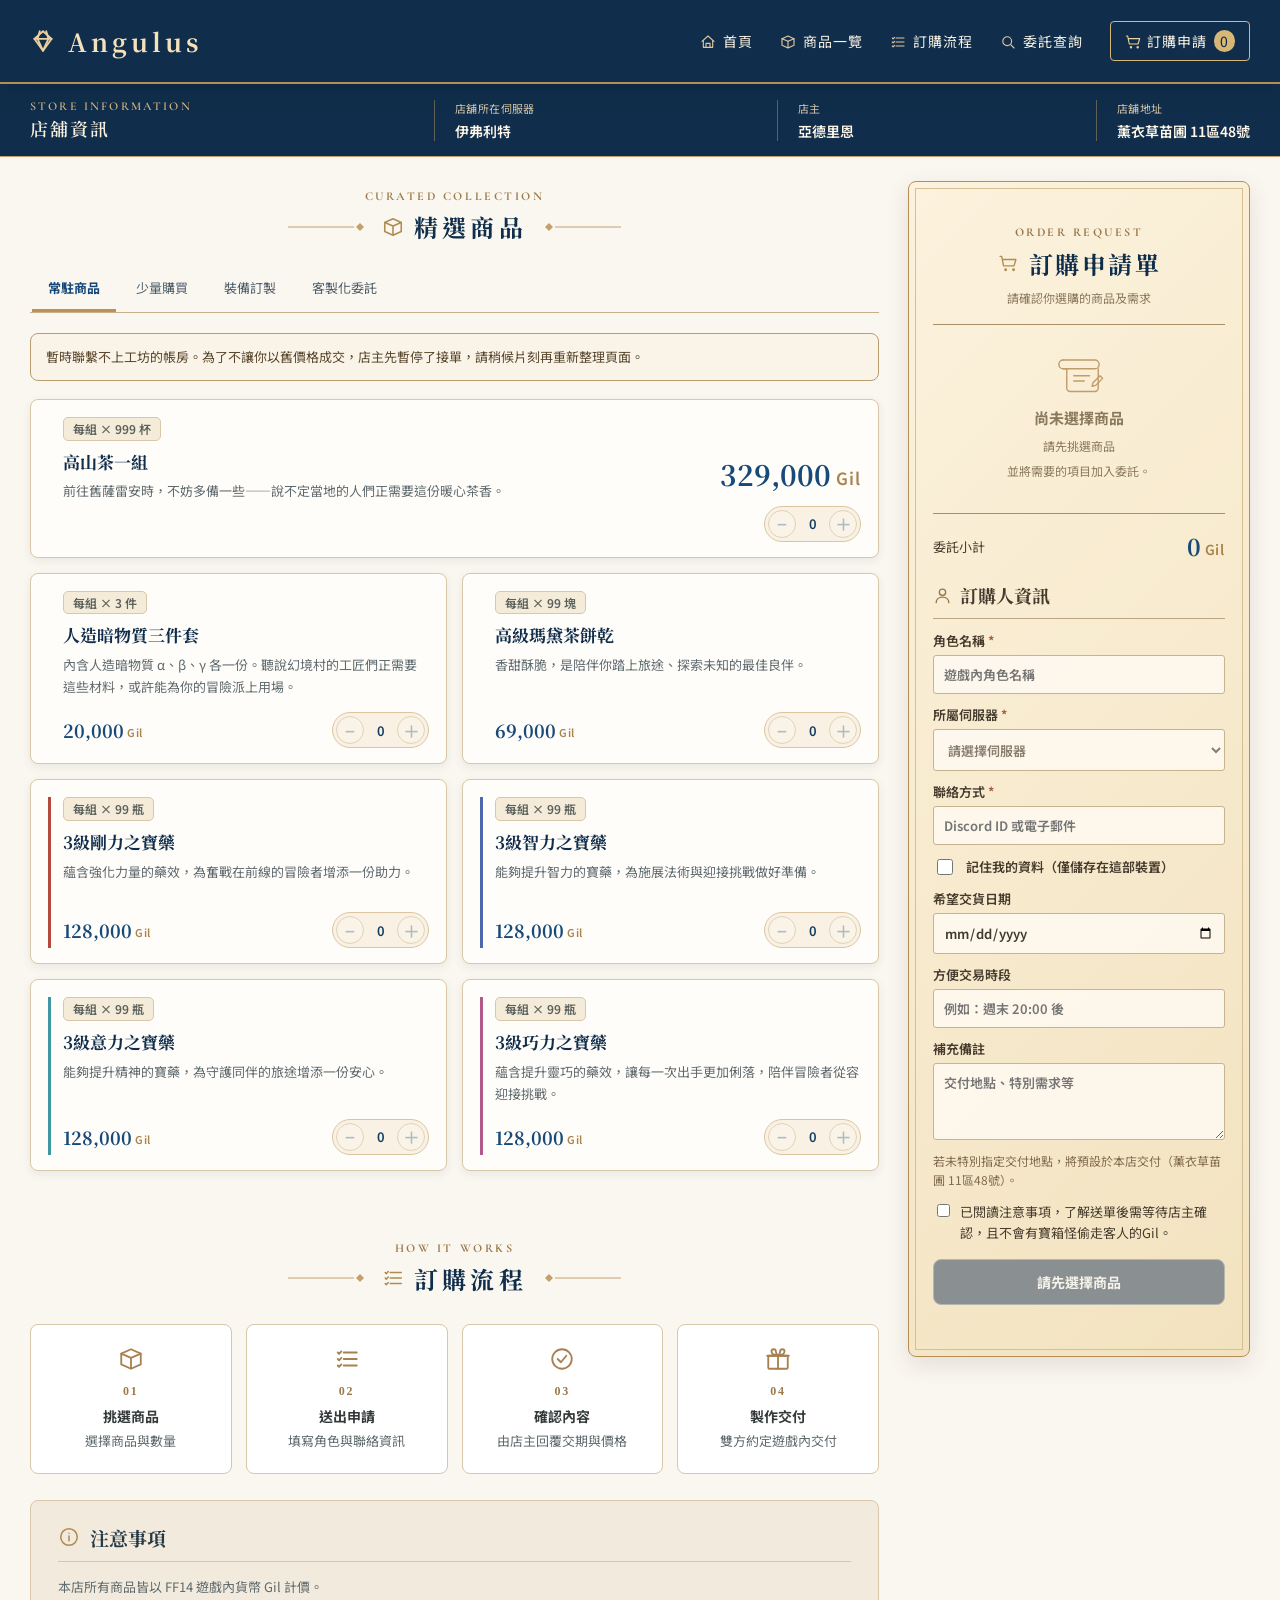
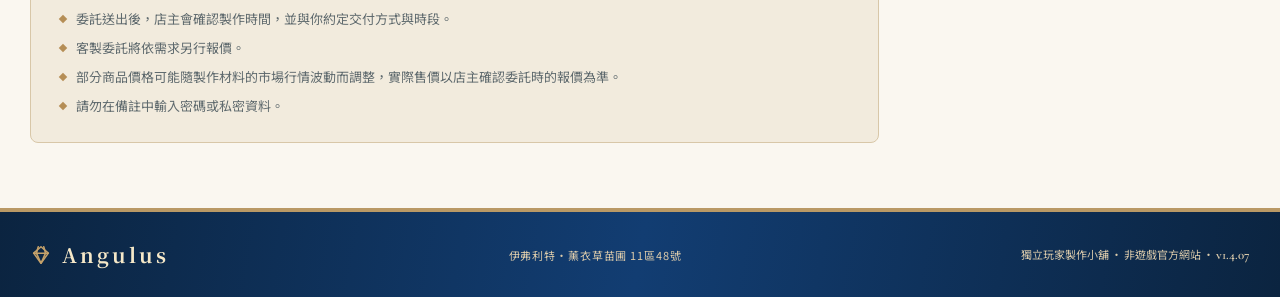
<file: index.html>
<!doctype html>
<html lang="zh-Hant">
<head>
 <meta charset="utf-8"><meta name="viewport" content="width=device-width,initial-scale=1">
 <meta name="angulus-version" content="1.4.07">
 <meta name="theme-color" content="#103b70">
 <meta name="description" content="Angulus 道具製作小舖｜提供各類客製化委託服務。使用 Gil 計價，歡迎冒險者選購與提出需求。">
 <title>Angulus｜FF14 道具製作與委託訂購</title>
 <meta property="og:type" content="website">
 <meta property="og:site_name" content="Angulus">
 <meta property="og:title" content="Angulus｜FF14 道具製作與委託訂購">
 <meta property="og:description" content="Angulus 道具製作小舖｜提供各類客製化委託服務。使用 Gil 計價，歡迎冒險者選購與提出需求。">
 <meta name="twitter:card" content="summary">
 <meta name="twitter:title" content="Angulus｜FF14 道具製作與委託訂購">
 <meta name="twitter:description" content="Angulus 道具製作小舖｜提供各類客製化委託服務。使用 Gil 計價，歡迎冒險者選購與提出需求。">
 <link rel="icon" href="data:image/svg+xml,%3Csvg xmlns='http://www.w3.org/2000/svg' viewBox='0 0 24 24' fill='none' stroke='%23c4a16a' stroke-width='1.7' stroke-linecap='round' stroke-linejoin='round'%3E%3Cpath d='m12 3 8 7-8 11L4 10l8-7Z'/%3E%3Cpath d='M4 10h16M9 3l-2 7 5 11 5-11-2-7'/%3E%3C/svg%3E">
 <link rel="preconnect" href="https://fonts.googleapis.com">
 <link rel="preconnect" href="https://fonts.gstatic.com" crossorigin>
 <link rel="stylesheet" href="https://fonts.googleapis.com/css2?family=Noto+Sans+TC:wght@400;500;700&family=Noto+Serif+TC:wght@600;700&family=Cormorant+Garamond:wght@600;700&display=swap">
 <link rel="stylesheet" href="styles.css?v=1.4.07">
 <script src="config.js?v=1.4.07" defer></script><script src="script.js?v=1.4.07" defer></script>
</head>
<body>
 <svg class="icon-sprite" xmlns="http://www.w3.org/2000/svg" aria-hidden="true" style="position:absolute;width:0;height:0;overflow:hidden"><symbol id="ico-gem" viewBox="0 0 24 24" fill="none" stroke="currentColor" stroke-width="1.7" stroke-linecap="round" stroke-linejoin="round"><path d="m12 3 8 7-8 11L4 10l8-7Z"/><path d="M4 10h16M9 3l-2 7 5 11 5-11-2-7"/></symbol><symbol id="ico-home" viewBox="0 0 24 24" fill="none" stroke="currentColor" stroke-width="1.7" stroke-linecap="round" stroke-linejoin="round"><path d="m3 11 9-8 9 8"/><path d="M5 10v10h14V10M9 20v-6h6v6"/></symbol><symbol id="ico-box" viewBox="0 0 24 24" fill="none" stroke="currentColor" stroke-width="1.7" stroke-linecap="round" stroke-linejoin="round"><path d="m3 7 9-4 9 4-9 4-9-4Z"/><path d="M3 7v10l9 4 9-4V7M12 11v10"/></symbol><symbol id="ico-pen" viewBox="0 0 24 24" fill="none" stroke="currentColor" stroke-width="1.7" stroke-linecap="round" stroke-linejoin="round"><path d="m4 20 4.5-1 11-11a2.1 2.1 0 0 0-3-3l-11 11L4 20Z"/><path d="m14.7 6.3 3 3"/></symbol><symbol id="ico-list" viewBox="0 0 24 24" fill="none" stroke="currentColor" stroke-width="1.7" stroke-linecap="round" stroke-linejoin="round"><path d="M9 6h12M9 12h12M9 18h12"/><path d="m3.5 6 1.2 1.2L6.8 5M3.5 12l1.2 1.2L6.8 11M3.5 18l1.2 1.2L6.8 17"/></symbol><symbol id="ico-search" viewBox="0 0 24 24" fill="none" stroke="currentColor" stroke-width="1.7" stroke-linecap="round" stroke-linejoin="round"><circle cx="10.8" cy="10.8" r="6.6"/><path d="m16 16 5 5"/></symbol><symbol id="ico-cart" viewBox="0 0 24 24" fill="none" stroke="currentColor" stroke-width="1.7" stroke-linecap="round" stroke-linejoin="round"><circle cx="9" cy="20" r="1"/><circle cx="19" cy="20" r="1"/><path d="M2 3h2l2.4 12h13.2L22 7H5"/></symbol><symbol id="ico-clock" viewBox="0 0 24 24" fill="none" stroke="currentColor" stroke-width="1.7" stroke-linecap="round" stroke-linejoin="round"><circle cx="12" cy="12" r="9"/><path d="M12 7v5l3 2"/></symbol><symbol id="ico-check" viewBox="0 0 24 24" fill="none" stroke="currentColor" stroke-width="1.7" stroke-linecap="round" stroke-linejoin="round"><circle cx="12" cy="12" r="9"/><path d="m8 12 3 3 5-6"/></symbol><symbol id="ico-gift" viewBox="0 0 24 24" fill="none" stroke="currentColor" stroke-width="1.7" stroke-linecap="round" stroke-linejoin="round"><rect x="3" y="9" width="18" height="12" rx="1"/><path d="M2 9h20M12 9v12M12 9S6 8 6 5a2 2 0 0 1 4 0c0 2 2 4 2 4Zm0 0s6-1 6-4a2 2 0 0 0-4 0c0 2-2 4-2 4Z"/></symbol><symbol id="ico-info" viewBox="0 0 24 24" fill="none" stroke="currentColor" stroke-width="1.7" stroke-linecap="round" stroke-linejoin="round"><circle cx="12" cy="12" r="9"/><path d="M12 11v5M12 8h.01"/></symbol><symbol id="ico-user" viewBox="0 0 24 24" fill="none" stroke="currentColor" stroke-width="1.7" stroke-linecap="round" stroke-linejoin="round"><circle cx="12" cy="8" r="4"/><path d="M4 21c0-4 3-7 8-7s8 3 8 7"/></symbol><symbol id="ico-plus" viewBox="0 0 24 24" fill="none" stroke="currentColor" stroke-width="1.7" stroke-linecap="round" stroke-linejoin="round"><path d="M12 5v14M5 12h14"/></symbol><symbol id="ico-leaf" viewBox="0 0 24 24" fill="none" stroke="currentColor" stroke-width="1.7" stroke-linecap="round" stroke-linejoin="round"><path d="M20 4c-9 0-15 4-15 11a5 5 0 0 0 5 5c7 0 11-6 10-16Z"/><path d="M5 20c3-5 7-8 12-10"/></symbol></svg>
 <header class="site-header"><div class="header-inner wrap">
  <a href="#home" class="brand"><svg class="ui-icon brand-mark" aria-hidden="true" focusable="false"><use href="#ico-gem"></use></svg><span><strong id="brand-name">Angulus</strong></span></a>
  <button class="menu-toggle" id="menu-toggle" type="button" aria-expanded="false" aria-controls="nav">選單</button>
  <nav id="nav" aria-label="主選單"><a href="#home"><svg class="ui-icon nav-icon" aria-hidden="true" focusable="false"><use href="#ico-home"></use></svg>首頁</a><a href="#shop"><svg class="ui-icon nav-icon" aria-hidden="true" focusable="false"><use href="#ico-box"></use></svg>商品一覽</a><a href="#process"><svg class="ui-icon nav-icon" aria-hidden="true" focusable="false"><use href="#ico-list"></use></svg>訂購流程</a><a href="orders.html" class="order-lookup-nav"><svg class="ui-icon nav-icon" aria-hidden="true"><use href="#ico-search"></use></svg>委託查詢</a><a href="#order" class="nav-order"><svg class="ui-icon nav-icon" aria-hidden="true" focusable="false"><use href="#ico-cart"></use></svg>訂購申請 <span id="nav-count">0</span></a></nav>
 </div></header>
 <main id="home">
  <section class="shop-location" aria-label="店舖資訊">
   <div class="wrap shop-location-inner">
    <div class="shop-location-heading"><small>STORE INFORMATION</small><strong>店舖資訊</strong></div>
    <div class="shop-location-detail"><span class="shop-location-label">店舖所在伺服器</span><strong>伊弗利特</strong></div>
    <div class="shop-location-detail"><span class="shop-location-label">店主</span><strong>亞德里恩</strong></div>
    <div class="shop-location-detail"><span class="shop-location-label">店舖地址</span><strong>薰衣草苗圃 11區48號</strong></div>
   </div>
   
  </section>
  <div class="marble-area"><div class="wrap content-grid"><div>
    <section id="shop" class="section"><div class="section-heading"><div><small>CURATED COLLECTION</small><h2><svg class="ui-icon heading-icon" aria-hidden="true" focusable="false"><use href="#ico-box"></use></svg>精選商品</h2></div></div>
     <div class="filters" id="filters" role="tablist" aria-label="商品分類"></div>
     <p id="catalog-notice" class="catalog-notice" role="status" aria-live="polite" hidden></p>
     <div class="product-grid" id="products" role="tabpanel" aria-label="常駐商品"></div>
     <section id="equipment" class="custom-inline" hidden aria-labelledby="equipment-title" role="tabpanel">
      <div class="custom-inline-heading"><small>EQUIPMENT COMMISSIONS</small><h3 id="equipment-title"><svg class="ui-icon heading-icon" aria-hidden="true"><use href="#ico-pen"></use></svg>裝備訂製</h3><p>請依序選擇裝備類型、職業與訂製方式。如需加訂其他職業的主手／副手，請於「補充備註」註明職業與部位，店主將另行確認報價。</p></div>
      <div class="equipment-category-step" id="equipment-category-step">
       <h4 class="equipment-step-title"><span class="equipment-step-number">01</span>選擇裝備大類</h4>
       <div class="equipment-type-grid" role="group" aria-label="裝備大類型">
        <button type="button" class="equipment-type-btn" data-equipment-type="戰鬥裝備" aria-pressed="false"><span class="equipment-type-identity"><svg class="ui-icon" aria-hidden="true"><use href="#ico-gem"></use></svg><strong>戰鬥裝備</strong></span><span class="equipment-type-description">防護、治療、近戰攻擊、遠程物理與遠程魔法職業</span></button>
        <button type="button" class="equipment-type-btn" data-equipment-type="製作採集" aria-pressed="false"><span class="equipment-type-identity"><svg class="ui-icon" aria-hidden="true"><use href="#ico-box"></use></svg><strong>製作採集</strong></span><span class="equipment-type-description">製作職業：刻木、鍛鐵、鑄甲等<br>採集職業：採礦、園藝、捕魚</span></button>
       </div>
      </div>
      <div id="equipment-category-summary" class="equipment-step-summary" hidden>
       <span class="equipment-summary-label"><span class="equipment-step-number">01</span> 裝備大類：<strong id="equipment-summary-type"></strong></span>
       <button type="button" class="equipment-edit" id="equipment-edit-type" aria-label="更改裝備大類">更改</button>
      </div>
      <div id="equipment-job-step" class="equipment-job-step" hidden>
       <div class="equipment-step-heading"><h4 class="equipment-step-title"><span class="equipment-step-number">02</span>選擇職業</h4></div>
       <p class="equipment-step-hint" id="equipment-job-hint">請選擇一個職業。</p>
       <div class="equipment-job-groups" id="equipment-job-groups"></div>
      </div>
      <div id="equipment-job-summary" class="equipment-step-summary" hidden>
       <span class="equipment-summary-label"><span class="equipment-step-number">02</span> 職業：<strong id="equipment-summary-job"></strong></span>
       <button type="button" class="equipment-edit" id="equipment-edit-job" aria-label="更改職業">更改</button>
      </div>
      <form id="equipment-form" novalidate hidden>
       <div class="equipment-step-heading"><h4 class="equipment-step-title"><span class="equipment-step-number">03</span>填寫訂製內容</h4></div>
       <div class="equipment-name-field" role="group" aria-labelledby="equipment-name-title">
        <div class="equipment-name-title" id="equipment-name-title">裝備名稱 <span aria-hidden="true">*</span></div>
        <div id="equipment-name-options" class="equipment-name-options" aria-label="裝備名稱選擇"></div>
        <p class="equipment-name-hint" id="equipment-name-hint">請選擇裝備名稱；選擇「其他」時，請在下方訂製需求中註明品項。</p>
       </div>
       <div id="equipment-set-field" class="equipment-set-field" role="group" aria-labelledby="equipment-set-title" hidden>
        <div class="equipment-name-title" id="equipment-set-title">訂製方式 <span aria-hidden="true">*</span></div>
        <div class="equipment-set-options" id="equipment-set-options">
         <!-- V1.4.07：方案按鈕由 Google「裝備訂製管理」動態產生 -->
        </div>
        <p class="equipment-name-hint" id="equipment-set-hint">請選擇整套或散件。</p>
       </div>
       <div id="equipment-fixed-purchase" class="equipment-fixed-purchase" hidden>
        <div><strong id="equipment-fixed-name">固定售價套裝</strong><small id="equipment-fixed-description">依所選方案顯示內容</small><strong id="equipment-fixed-price" class="equipment-fixed-price">0 Gil／套</strong></div>
        <button type="button" class="btn btn-primary equipment-fixed-add" id="equipment-fixed-add">加入訂購申請單（0 Gil）</button>
        <div id="equipment-fixed-quantity" class="product-qty" role="group" aria-label="套裝數量調整" hidden>
         <button class="product-qty-btn" type="button" id="equipment-fixed-minus" aria-label="減少套裝數量" disabled>−</button>
         <span class="product-qty-value" id="equipment-fixed-count" aria-live="polite">0</span>
         <button class="product-qty-btn" type="button" id="equipment-fixed-plus" aria-label="增加套裝數量">＋</button>
        </div>

       </div>
       <div id="equipment-quote-fields"> 
       <label for="equipment-qty">訂製數量 <span>*</span><input id="equipment-qty" type="number" min="1" max="99" step="1" value="1" required></label>
       <label for="equipment-details">訂製需求 <span>*</span><textarea id="equipment-details" rows="5" maxlength="1800" required placeholder="請填寫裝備等級、品質、特殊要求、希望交期或其他細節"></textarea></label>
       <p class="custom-help">加入後會顯示在訂購申請單中，狀態為「待報價」。不會立即扣除 Gil。</p>
       <button type="submit" class="btn btn-primary custom-submit"><svg class="ui-icon btn-icon" aria-hidden="true"><use href="#ico-plus"></use></svg>加入訂購申請單</button>
       </div>
       <p class="custom-status" id="equipment-status" role="status" aria-live="polite"></p>
      </form>
     </section>
     <section id="commission" class="custom-inline" hidden aria-labelledby="custom-inline-title">
      <div class="custom-inline-heading"><small>CUSTOM REQUEST</small><h3 id="custom-inline-title"><svg class="ui-icon heading-icon" aria-hidden="true"><use href="#ico-pen"></use></svg>客製化委託</h3><p>請直接填寫需要製作的道具、數量與特殊要求。客製項目由店主另行報價。</p></div>
      <form id="custom-form" novalidate>
       <label for="custom-name">委託名稱<input id="custom-name" name="customName" maxlength="100" placeholder="例如：高級住宅傢俱組合"></label>
       <label for="custom-detail">製作需求 <span>*</span><textarea id="custom-detail" name="customDetail" rows="6" maxlength="1800" required placeholder="請填寫品項、數量、特殊要求、希望製作期限等"></textarea></label>
       <p class="custom-help">加入委託後，訂購申請單會顯示「待報價」，不會立即扣除 Gil。</p>
       <button type="submit" class="btn btn-primary custom-submit" id="add-custom"><svg class="ui-icon btn-icon" aria-hidden="true"><use href="#ico-plus"></use></svg>加入訂購申請單</button>
       <p class="custom-status" id="custom-status" role="status" aria-live="polite"></p>
      </form>
     </section>
    </section>
    <section id="process" class="section"><div class="section-heading"><div><small>HOW IT WORKS</small><h2><svg class="ui-icon heading-icon" aria-hidden="true" focusable="false"><use href="#ico-list"></use></svg>訂購流程</h2></div></div><div class="steps"><div><svg class="ui-icon step-icon" aria-hidden="true" focusable="false"><use href="#ico-box"></use></svg><b>01</b><strong>挑選商品</strong><small>選擇商品與數量</small></div><div><svg class="ui-icon step-icon" aria-hidden="true" focusable="false"><use href="#ico-list"></use></svg><b>02</b><strong>送出申請</strong><small>填寫角色與聯絡資訊</small></div><div><svg class="ui-icon step-icon" aria-hidden="true" focusable="false"><use href="#ico-check"></use></svg><b>03</b><strong>確認內容</strong><small>由店主回覆交期與價格</small></div><div><svg class="ui-icon step-icon" aria-hidden="true" focusable="false"><use href="#ico-gift"></use></svg><b>04</b><strong>製作交付</strong><small>雙方約定遊戲內交付</small></div></div></section>
    <section class="parchment notes notes-below-process"><div class="notes-head"><svg class="ui-icon heading-icon" aria-hidden="true" focusable="false"><use href="#ico-info"></use></svg>注意事項</div><p id="shop-notice">本店所有商品皆以 FF14 遊戲內貨幣 Gil 計價。</p><ul><li>委託送出後，店主會確認製作時間，並與你約定交付方式與時段。</li><li>客製委託將依需求另行報價。</li><li>部分商品價格可能隨製作材料的市場行情波動而調整，實際售價以店主確認委託時的報價為準。</li><li>請勿在備註中輸入密碼或私密資料。</li></ul><a id="contact-link" hidden target="_blank" rel="noopener noreferrer">聯絡店主</a></section>
  </div>
  <aside class="right-column"><section id="order" class="parchment order-panel"><div class="pin"></div><div class="order-header"><small>ORDER REQUEST</small><h2><svg class="ui-icon heading-icon" aria-hidden="true" focusable="false"><use href="#ico-cart"></use></svg>訂購申請單</h2><p>請確認你選購的商品及需求</p></div>
    <div id="cart-items" class="cart-items"><div class="empty-cart"><svg class="empty-illustration" viewBox="0 0 64 48" aria-hidden="true" fill="none" stroke="currentColor" stroke-width="1.6" stroke-linecap="round" stroke-linejoin="round"><path d="M14 8h36a5 5 0 0 1 0 10H14"/><path d="M14 8a5 5 0 0 0 0 10h4v22a4 4 0 0 0 4 4h28a4 4 0 0 0 4-4V18"/><path d="M26 26h18M26 32h12"/><path d="m48 34 8-8 3 3-8 8-4 1 1-4Z"/></svg><p>尚未選擇商品</p><small>請先挑選商品<br>並將需要的項目加入委託。</small></div></div>
    <div class="total"><span>委託小計</span><strong id="cart-total">0 Gil</strong></div><p class="quote-note" id="quote-note" hidden>＊含客製委託項目，最終金額需等待店主報價。</p>
    <form id="checkout-form" novalidate><label class="hp-field" aria-hidden="true">請勿填寫<input name="website" tabindex="-1" autocomplete="off"></label><h3><svg class="ui-icon form-icon" aria-hidden="true" focusable="false"><use href="#ico-user"></use></svg>訂購人資訊</h3><label>角色名稱 <span>*</span><input required name="character" maxlength="60" placeholder="遊戲內角色名稱"></label><label>所屬伺服器 <span>*</span><select required name="server" aria-label="所屬伺服器"><option value="" disabled selected>請選擇伺服器</option><option value="伊弗利特">伊弗利特</option><option value="迦樓羅">迦樓羅</option><option value="利維坦">利維坦</option><option value="鳳凰">鳳凰</option><option value="奧汀">奧汀</option><option value="巴哈姆特">巴哈姆特</option><option value="泰坦">泰坦</option></select></label><label>聯絡方式 <span>*</span><input required name="contact" maxlength="120" placeholder="Discord ID 或電子郵件"></label><label class="remember-customer"><input type="checkbox" name="rememberCustomer" id="remember-customer"><span>記住我的資料（僅儲存在這部裝置）</span></label><label>希望交貨日期 <input type="date" name="deliveryDate"></label><label>方便交易時段 <input name="deliveryTime" maxlength="100" placeholder="例如：週末 20:00 後"></label><label>補充備註 <textarea name="notes" rows="3" maxlength="1200" placeholder="交付地點、特別需求等"></textarea><span class="delivery-note" role="note">若未特別指定交付地點，將預設於本店交付（薰衣草苗圃 11區48號）。</span></label><label class="agree"><input type="checkbox" required name="accept"><span>已閱讀注意事項，了解送單後需等待店主確認，且不會有寶箱怪偷走客人的Gil。</span></label><button class="btn submit-btn" id="submit-order" type="submit" disabled>請先選擇商品</button><p id="form-status" class="form-status" role="status" aria-live="polite"></p><p class="receipt-message" id="receipt-message" hidden></p><div id="lookup-confirmation" class="lookup-confirmation" hidden><strong>委託查詢碼（請妥善保管）</strong><div class="lookup-confirmation-code"><code id="lookup-secret"></code><button type="button" id="copy-lookup-code" class="lookup-copy">複製查詢碼</button></div><p>日後可前往 <a href="orders.html">委託查詢頁</a>，以登記時的角色名稱與這組查詢碼，查閱委託收據與製作進度。</p></div><div id="pending-actions" class="pending-actions" hidden><button id="check-pending" type="button" class="btn btn-light">核對上一份委託</button><button id="clear-pending" type="button" class="btn btn-light">確認後清除待核對紀錄</button></div></form>
   </section></aside>
  </div></div>
 </main>
 <div class="mobile-order-bar" id="mobile-order-bar" hidden><span class="mobile-order-summary"><strong id="mobile-order-count">已選 0 項</strong><span id="mobile-order-total">0 Gil</span></span><a href="#order" id="mobile-order-link" class="mobile-order-link">前往申請單 <span aria-hidden="true">→</span></a></div>
 <footer><div class="wrap footer-inner"><div class="footer-brand"><svg class="ui-icon footer-gem" aria-hidden="true"><use href="#ico-gem"></use></svg><strong id="footer-name">Angulus</strong></div><p class="footer-address">伊弗利特・薰衣草苗圃 11區48號</p><small>獨立玩家製作小舖 · 非遊戲官方網站 · <span class="release-version">v1.4.07</span></small></div></footer>
<dialog id="order-confirm-dialog" class="order-confirm-dialog" aria-labelledby="order-confirm-title"><div class="confirm-paper"><div class="order-header"><small>FINAL REVIEW</small><h2 id="order-confirm-title">確認訂購申請單</h2><p>請再次核對品項與聯絡資料，確認後才會正式送出。</p></div><div id="order-confirm-details" class="confirm-details"></div><div class="confirm-actions"><button type="button" class="btn btn-light" id="confirm-back">返回修改</button><button type="button" class="btn submit-btn" id="confirm-send">確認送出</button></div></div></dialog>
<iframe id="angulus-submit-frame" name="angulus-submit-frame" title="委託送出背景框架" hidden></iframe>
</body>
</html>
</file>
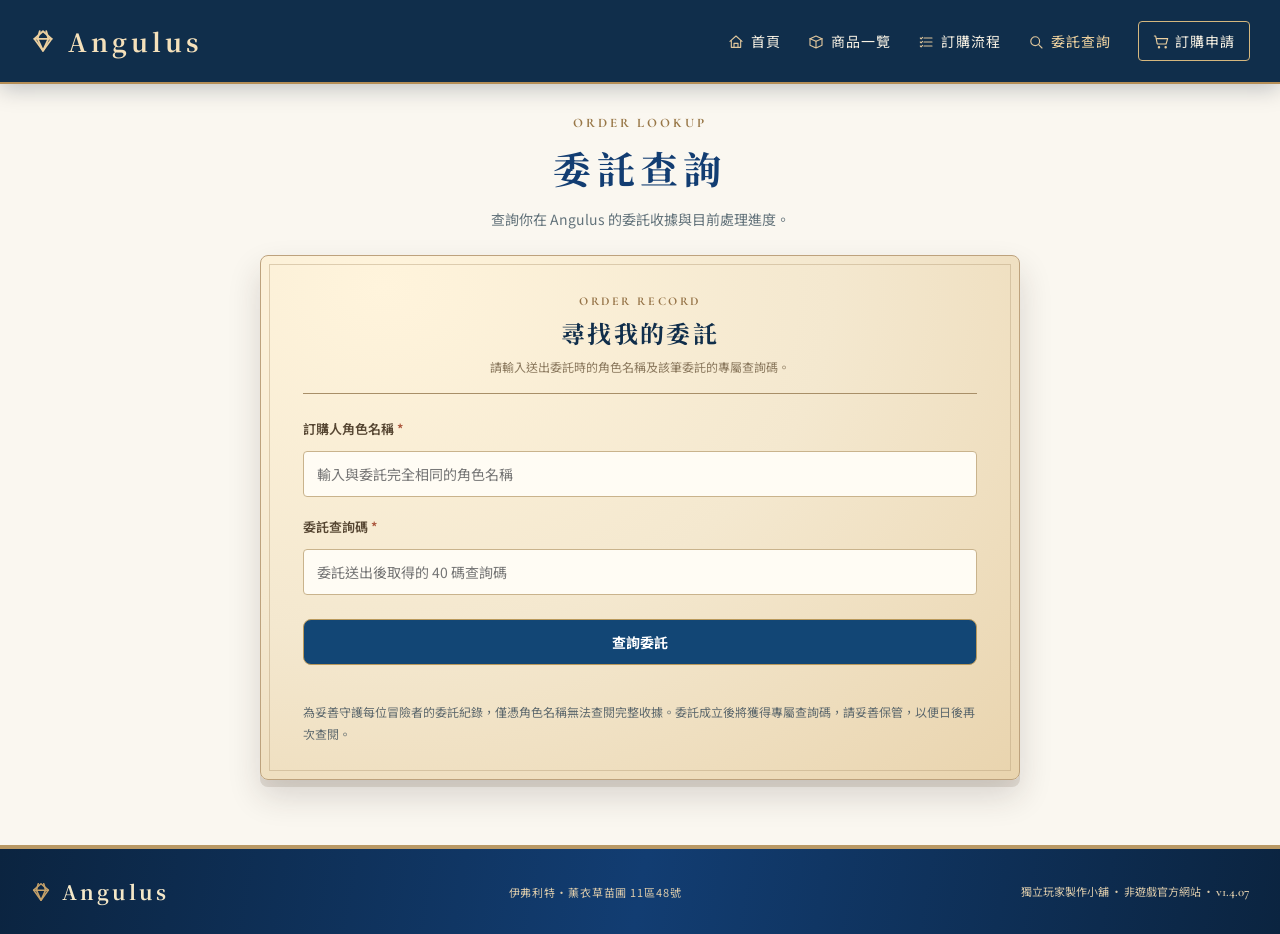
<file: orders.html>
<!doctype html>
<html lang="zh-Hant">
<head>
 <meta charset="utf-8"><meta name="viewport" content="width=device-width,initial-scale=1">
 <meta name="angulus-version" content="1.4.07">
 <meta name="theme-color" content="#103b70"><meta name="robots" content="noindex,nofollow">
 <meta name="description" content="Angulus 委託查詢｜使用角色名稱與委託查詢碼查詢收據與委託進度。">
 <title>委託查詢｜Angulus</title>
 <link rel="icon" href="data:image/svg+xml,%3Csvg xmlns='http://www.w3.org/2000/svg' viewBox='0 0 24 24' fill='none' stroke='%23c4a16a' stroke-width='1.7' stroke-linecap='round' stroke-linejoin='round'%3E%3Cpath d='m12 3 8 7-8 11L4 10l8-7Z'/%3E%3Cpath d='M4 10h16M9 3l-2 7 5 11 5-11-2-7'/%3E%3C/svg%3E">
 <link rel="preconnect" href="https://fonts.googleapis.com">
 <link rel="preconnect" href="https://fonts.gstatic.com" crossorigin>
 <link rel="stylesheet" href="https://fonts.googleapis.com/css2?family=Noto+Sans+TC:wght@400;500;700&family=Noto+Serif+TC:wght@600;700&family=Cormorant+Garamond:wght@600;700&display=swap">
 <link rel="stylesheet" href="styles.css?v=1.4.07">
 <script src="config.js?v=1.4.07" defer></script>
 <script src="order-lookup.js?v=1.4.07" defer></script>
</head>
<body>
 <svg class="icon-sprite" xmlns="http://www.w3.org/2000/svg" aria-hidden="true" style="position:absolute;width:0;height:0;overflow:hidden"><symbol id="ico-gem" viewBox="0 0 24 24" fill="none" stroke="currentColor" stroke-width="1.7" stroke-linecap="round" stroke-linejoin="round"><path d="m12 3 8 7-8 11L4 10l8-7Z"/><path d="M4 10h16M9 3l-2 7 5 11 5-11-2-7"/></symbol><symbol id="ico-home" viewBox="0 0 24 24" fill="none" stroke="currentColor" stroke-width="1.7" stroke-linecap="round" stroke-linejoin="round"><path d="m3 11 9-8 9 8"/><path d="M5 10v10h14V10M9 20v-6h6v6"/></symbol><symbol id="ico-box" viewBox="0 0 24 24" fill="none" stroke="currentColor" stroke-width="1.7" stroke-linecap="round" stroke-linejoin="round"><path d="m3 7 9-4 9 4-9 4-9-4Z"/><path d="M3 7v10l9 4 9-4V7M12 11v10"/></symbol><symbol id="ico-pen" viewBox="0 0 24 24" fill="none" stroke="currentColor" stroke-width="1.7" stroke-linecap="round" stroke-linejoin="round"><path d="m4 20 4.5-1 11-11a2.1 2.1 0 0 0-3-3l-11 11L4 20Z"/><path d="m14.7 6.3 3 3"/></symbol><symbol id="ico-list" viewBox="0 0 24 24" fill="none" stroke="currentColor" stroke-width="1.7" stroke-linecap="round" stroke-linejoin="round"><path d="M9 6h12M9 12h12M9 18h12"/><path d="m3.5 6 1.2 1.2L6.8 5M3.5 12l1.2 1.2L6.8 11M3.5 18l1.2 1.2L6.8 17"/></symbol><symbol id="ico-search" viewBox="0 0 24 24" fill="none" stroke="currentColor" stroke-width="1.7" stroke-linecap="round" stroke-linejoin="round"><circle cx="10.8" cy="10.8" r="6.6"/><path d="m16 16 5 5"/></symbol><symbol id="ico-cart" viewBox="0 0 24 24" fill="none" stroke="currentColor" stroke-width="1.7" stroke-linecap="round" stroke-linejoin="round"><circle cx="9" cy="20" r="1"/><circle cx="19" cy="20" r="1"/><path d="M2 3h2l2.4 12h13.2L22 7H5"/></symbol><symbol id="ico-clock" viewBox="0 0 24 24" fill="none" stroke="currentColor" stroke-width="1.7" stroke-linecap="round" stroke-linejoin="round"><circle cx="12" cy="12" r="9"/><path d="M12 7v5l3 2"/></symbol><symbol id="ico-check" viewBox="0 0 24 24" fill="none" stroke="currentColor" stroke-width="1.7" stroke-linecap="round" stroke-linejoin="round"><circle cx="12" cy="12" r="9"/><path d="m8 12 3 3 5-6"/></symbol><symbol id="ico-gift" viewBox="0 0 24 24" fill="none" stroke="currentColor" stroke-width="1.7" stroke-linecap="round" stroke-linejoin="round"><rect x="3" y="9" width="18" height="12" rx="1"/><path d="M2 9h20M12 9v12M12 9S6 8 6 5a2 2 0 0 1 4 0c0 2 2 4 2 4Zm0 0s6-1 6-4a2 2 0 0 0-4 0c0 2-2 4-2 4Z"/></symbol><symbol id="ico-info" viewBox="0 0 24 24" fill="none" stroke="currentColor" stroke-width="1.7" stroke-linecap="round" stroke-linejoin="round"><circle cx="12" cy="12" r="9"/><path d="M12 11v5M12 8h.01"/></symbol><symbol id="ico-user" viewBox="0 0 24 24" fill="none" stroke="currentColor" stroke-width="1.7" stroke-linecap="round" stroke-linejoin="round"><circle cx="12" cy="8" r="4"/><path d="M4 21c0-4 3-7 8-7s8 3 8 7"/></symbol><symbol id="ico-plus" viewBox="0 0 24 24" fill="none" stroke="currentColor" stroke-width="1.7" stroke-linecap="round" stroke-linejoin="round"><path d="M12 5v14M5 12h14"/></symbol><symbol id="ico-leaf" viewBox="0 0 24 24" fill="none" stroke="currentColor" stroke-width="1.7" stroke-linecap="round" stroke-linejoin="round"><path d="M20 4c-9 0-15 4-15 11a5 5 0 0 0 5 5c7 0 11-6 10-16Z"/><path d="M5 20c3-5 7-8 12-10"/></symbol><symbol id="ico-print" viewBox="0 0 24 24" fill="none" stroke="currentColor" stroke-width="1.7" stroke-linecap="round" stroke-linejoin="round"><path d="M7 9V3h10v6"/><rect x="3" y="9" width="18" height="8" rx="1.5"/><path d="M7 14h10v7H7z"/><path d="M17.5 12h.01"/></symbol></svg>
 <header class="site-header"><div class="header-inner wrap">
  <a href="index.html#home" class="brand"><svg class="ui-icon brand-mark" aria-hidden="true" focusable="false"><use href="#ico-gem"></use></svg><span><strong id="lookup-brand-name">Angulus</strong></span></a>
  <button class="menu-toggle" id="lookup-menu" type="button" aria-expanded="false" aria-controls="lookup-nav">選單</button>
  <nav id="lookup-nav" aria-label="主選單"><a href="index.html#home"><svg class="ui-icon nav-icon" aria-hidden="true" focusable="false"><use href="#ico-home"></use></svg>首頁</a><a href="index.html#shop"><svg class="ui-icon nav-icon" aria-hidden="true" focusable="false"><use href="#ico-box"></use></svg>商品一覽</a><a href="index.html#process"><svg class="ui-icon nav-icon" aria-hidden="true" focusable="false"><use href="#ico-list"></use></svg>訂購流程</a><a href="orders.html" class="order-lookup-nav lookup-current" aria-current="page"><svg class="ui-icon nav-icon" aria-hidden="true"><use href="#ico-search"></use></svg>委託查詢</a><a href="index.html#order" class="nav-order"><svg class="ui-icon nav-icon" aria-hidden="true" focusable="false"><use href="#ico-cart"></use></svg>訂購申請</a></nav>
 </div></header>
 <main class="lookup-page marble-area"><div class="wrap lookup-content">
  <div class="lookup-heading"><small>ORDER LOOKUP</small><h1>委託查詢</h1><p>查詢你在 Angulus 的委託收據與目前處理進度。</p></div>
  <section class="parchment lookup-search" aria-labelledby="lookup-title"><div class="order-header"><small>ORDER RECORD</small><h2 id="lookup-title">尋找我的委託</h2><p>請輸入送出委託時的角色名稱及該筆委託的專屬查詢碼。</p></div>
   <form id="lookup-form">
    <label for="lookup-character">訂購人角色名稱 <span>*</span></label><input id="lookup-character" autocomplete="off" maxlength="60" required placeholder="輸入與委託完全相同的角色名稱">
    <label for="lookup-code">委託查詢碼 <span>*</span></label><input id="lookup-code" autocomplete="off" autocapitalize="off" spellcheck="false" maxlength="40" minlength="40" pattern="[a-f0-9]{40}" required placeholder="委託送出後取得的 40 碼查詢碼">
    <button class="btn submit-btn" id="lookup-submit" type="submit">查詢委託</button>
    <p class="form-status" id="lookup-status" role="status" aria-live="polite"></p>
    <button type="button" class="lookup-retry" id="lookup-retry" hidden>重新翻閱委託紀錄</button>
   </form>
   <p class="lookup-hint">為妥善守護每位冒險者的委託紀錄，僅憑角色名稱無法查閱完整收據。委託成立後將獲得專屬查詢碼，請妥善保管，以便日後再次查閱。</p>
  </section>
  <section id="recent-orders" class="lookup-recent" hidden><h2>此瀏覽器的近期委託</h2><p>以下僅保存於此瀏覽器；點選可快速帶入角色名稱與查詢碼。</p><div id="recent-list" class="recent-list"></div><button type="button" class="lookup-clear" id="clear-order-history">清除此裝置的查詢紀錄</button></section>
  <section id="lookup-result" class="parchment lookup-receipt" hidden aria-label="委託收據"><div class="order-header"><small>ANGULUS · ORDER RECEIPT</small><h2>委託收據</h2><p id="r-id"></p></div>
   <div class="receipt-metadata"><div><span>訂購人</span><strong id="r-character"></strong></div><div><span>所屬伺服器</span><strong id="r-server"></strong></div><div><span>建立日期</span><strong id="r-date"></strong></div><div><span>付款狀態</span><strong id="r-payment"></strong></div></div>
   <ol class="receipt-progress" id="r-progress" aria-label="委託進度"></ol><p class="receipt-progress-note" id="r-progress-note" hidden></p>
   <h3>委託內容</h3><div id="r-items"></div>
   <div id="r-commission-block" hidden><h3>裝備／客製委託</h3><div id="r-commissions"></div></div>
   <div class="receipt-quote" id="r-quote"></div><div class="receipt-total"><span>委託總額</span><strong id="r-total"></strong></div><p class="lookup-footer-note">此收據為訂購紀錄，實際價格、製作時間與交付方式以店主最後確認為準。</p>
   <div class="reorder-actions"><button type="button" class="btn btn-primary" id="lookup-reorder"><svg class="ui-icon btn-icon" aria-hidden="true"><use href="#ico-cart"></use></svg>再訂一次</button><button type="button" class="btn btn-light lookup-print" id="lookup-print"><svg class="ui-icon btn-icon" aria-hidden="true"><use href="#ico-print"></use></svg>列印／另存 PDF</button><p id="lookup-reorder-note" class="reorder-note" role="status" aria-live="polite"></p></div>
  </section>
 </div></main>
 <footer><div class="wrap footer-inner"><div class="footer-brand"><svg class="ui-icon footer-gem" aria-hidden="true"><use href="#ico-gem"></use></svg><strong>Angulus</strong></div><p class="footer-address">伊弗利特・薰衣草苗圃 11區48號</p><small>獨立玩家製作小舖 · 非遊戲官方網站 · <span class="release-version">v1.4.07</span></small></div></footer>
</body></html>
</file>
<file: styles.css>
/*
 * Angulus — 統一樣式表 (V1.3.87)
 * 依原始層疊順序整理；保留各種螢幕寬度、查詢收據及動畫規則。
 * 清除同選擇器中已被後續同屬性宣告覆蓋的舊設定。
 */

:root {
  --sapphire: #123d72;
  --navy: #092641;
  --blue: #1a5790;
  --gold: #c4a16a;
  --ink: #2f3434;
  --wood: #32241e;
  --olive: #607c63;
  --paper: #f5e8cf;
  --edge: #d6c4a1;
}

* {
  box-sizing: border-box;
}

html {
  scroll-behavior: smooth;
}

body {
  margin: 0;
  color: var(--ink);
  font-family: "Noto Sans TC",sans-serif;
  background: #f5f4f0;
}

a {
  color: inherit;
  text-decoration: none;
}

button,input,textarea {
  font: inherit;
}

button {
  cursor: pointer;
}

img {
  max-width: 100%;
  display: block;
}

.wrap {
  width: min(1220px,calc(100% - 48px));
  margin: auto;
}

.site-header {
  height: 84px;
  background: linear-gradient(110deg,#061c32,#0d3a69 70%,#0c2946);
  color: #f8f2e4;
  border-bottom: 2px solid var(--gold);
  position: relative;
  z-index: 10;
  box-shadow: 0 4px 22px #07142640;
}

.header-inner {
  height: 100%;
  display: flex;
  align-items: center;
  justify-content: space-between;
  gap: 20px;
}

.brand {
  display: flex;
  align-items: center;
  gap: 12px;
  white-space: nowrap;
}

.brand-icon {
  width: 48px;
  height: 48px;
  display: grid;
  place-items: center;
  border: 1px solid var(--gold);
  transform: rotate(45deg);
  font-size: 29px;
  color: #e9d4a4;
  border-radius: 5px;
}

.brand-icon::first-letter {
  transform: rotate(-45deg);
}

.brand strong {
  display: block;
  font: 700 25px "Noto Serif TC",serif;
  color: #f5e1bb;
}

.brand small {
  display: block;
  font: 600 12px "Cormorant Garamond",serif;
  letter-spacing: .14em;
  margin-top: 3px;
}

.site-header nav {
  display: flex;
  align-items: center;
  gap: 27px;
}

.site-header nav a {
  font-size: 14px;
  letter-spacing: .07em;
  padding: 11px 0;
  transition: color .2s;
}

.nav-order {
  border: 1px solid #d5b77e;
  padding: 9px 14px !important;
  border-radius: 4px;
}

.nav-order span {
  background: #d7b776;
  color: #092641;
  border-radius: 12px;
  padding: 1px 6px;
  margin-left: 3px;
}

.menu-toggle {
  display: none;
}

.hero {
  color: white;
  position: relative;
  overflow: hidden;
}

.hero:before {
  content: "";
  position: absolute;
  inset: 0;
  background: repeating-linear-gradient(140deg,transparent,transparent 120px,#ffffff06 121px,#ffffff06 122px);
  pointer-events: none;
}

.hero-copy {
  position: relative;
  z-index: 1;
}

.eyebrow {
  font: 600 15px "Cormorant Garamond",serif;
  letter-spacing: .25em;
  color: #e1c28e;
}

.hero h1 em {
  font-style: normal;
  color: #ffe6b6;
}

.hero-english {
  font: italic 21px "Cormorant Garamond",serif;
  letter-spacing: .06em;
  color: #e0c28d;
}

.hero-copy>p:not(.hero-english) {
  letter-spacing: .07em;
  color: #eaf2f6;
}

.hero-actions {
  display: flex;
  flex-wrap: wrap;
}

.btn {
  border: 0;
  display: inline-flex;
  align-items: center;
  justify-content: center;
  padding: 12px 22px;
  font-weight: 700;
  border-radius: 5px;
  font-size: 14px;
  transition: transform .18s,box-shadow .18s,background .18s;
}

.btn:hover {
  transform: translateY(-2px);
  box-shadow: 0 6px 15px #061c3240;
}

.btn-primary {
  background: #144b84;
  border: 1px solid #e9cc94;
  color: white;
}

.btn-light {
  background: #f3e7cb;
  color: #3d2f23;
  border: 1px solid #c7aa72;
}

.hero-photo {
  position: relative;
  min-height: 360px;
  align-self: stretch;
  overflow: hidden;
  border-left: 3px solid #d6b57c;
  box-shadow: inset 17px 0 24px #071c2866;
}

.hero-photo img {
  width: 100%;
  height: 100%;
  object-fit: cover;
  object-position: center;
}

.hero-photo:after {
  content: "";
  position: absolute;
  inset: 0;
  background: linear-gradient(90deg,#0d375260,transparent 45%);
}

.photo-plaque {
  position: absolute;
  right: 15px;
  bottom: 18px;
  z-index: 1;
  background: #0a2536be;
  border: 1px solid #b98e51;
  color: #f1dfbe;
  padding: 7px 12px;
  font: 600 12px "Cormorant Garamond",serif;
  letter-spacing: .14em;
}

.marble-area {
  background-color: #f6f6f3;
  background-image: linear-gradient(113deg,transparent 0%,#d6d9dc35 43%,transparent 45%,transparent 76%,#c6cbcd23 77%,transparent 80%),radial-gradient(ellipse at 80% 20%,#d1d7d427,transparent 35%),linear-gradient(155deg,#fff,#f1f0ed 63%,#fff);
  background-size: 710px 600px,100% 100%,100% 100%;
  position: relative;
}

.marble-area:before,.marble-area:after {
  position: absolute;
  color: #54734d9c;
  font: 94px Georgia,serif;
  opacity: .45;
  pointer-events: none;
}

.marble-area:before {
  top: -42px;
  left: 0;
  transform: rotate(-35deg);
}

.marble-area:after {
  right: 0;
  bottom: 10px;
  transform: rotate(130deg);
}

.content-grid {
  display: grid;
}

.section {
  scroll-margin-top: 30px;
}

.section-heading {
  display: flex;
  gap: 25px;
  justify-content: center;
  align-items: center;
  text-align: center;
  margin: 0 0 26px;
}

.section-heading small,.dialog-heading small {
  font: 700 13px "Cormorant Garamond",serif;
  letter-spacing: .21em;
  color: #9c7a49;
}

.section-heading h2 {
  font: 700 30px "Noto Serif TC",serif;
  color: #2a3035;
  letter-spacing: .18em;
}

.section-heading p {
  color: #777;
}

.flourish {
  font-size: 29px;
  color: #a18756;
}

.filters {
  margin-bottom: 20px;
}

.filters button.active {
  background: #164a7d;
  border-color: #164a7d;
}

.product-card {
  display: flex;
  flex-direction: column;
}

.product-media {
  height: 150px;
  position: relative;
  overflow: hidden;
  border-radius: 3px;
  background: #0b2948;
}

.product-media img {
  width: 100%;
  height: 100%;
  object-fit: cover;
  transition: transform .3s;
}

.product-card:hover img {
  transform: scale(1.05);
}

.tag {
  position: absolute;
  top: 9px;
  right: 8px;
  padding: 4px 8px;
  color: white;
  background: #80583f;
  border-radius: 3px;
  font-size: 11px;
}

.tag.green {
  background: #55785c;
}

.tag.gold {
  background: #a7834d;
}

.product-info {
  flex-direction: column;
  flex: 1;
}

.product-info small {
  font-size: 11px;
  color: #819086;
  letter-spacing: .12em;
}

.product-info h3 {
  font: 700 17px "Noto Serif TC",serif;
}

.price {
  color: #164d83;
  font: 700 20px Georgia,serif;
  white-space: nowrap;
}

.time {
  font-size: 11px;
  color: #786b58;
  margin: 8px 0 12px;
}

.add-product {
  margin-top: auto;
  background: #f4ead9;
  border: 1px solid #c7ad83;
  border-radius: 4px;
  padding: 8px;
  color: #4b392b;
  font-weight: 700;
  font-size: 12px;
}

.add-product:hover {
  background: #e9d1a7;
}

.demo-disclaimer {
  font-size: 11px;
  color: #777;
  text-align: center;
  margin-top: 13px;
}

.commission-banner {
  scroll-margin-top: 25px;
  grid-template-columns: 38% 1fr;
  color: white;
  margin: 40px 0 37px;
  border: 3px double #c9a367;
  box-shadow: 0 8px 19px #152f3940;
  border-radius: 6px;
  overflow: hidden;
}

.kicker {
  font: 700 14px "Cormorant Garamond",serif;
  letter-spacing: .16em;
  color: #e7c488;
}

.commission-text h2 {
  font: 600 24px "Noto Serif TC",serif;
  margin: 8px 0 12px;
}

.commission-text p {
  font-size: 13px;
  line-height: 1.9;
  color: #e7edf1;
}

.btn-parchment {
  background: #f2e4c7;
  color: #493c2b;
  font-size: 12px;
  border: 1px solid #b6986a;
}

.steps div {
  display: flex;
  align-items: center;
  flex-direction: column;
  position: relative;
}

.steps b {
  font: 700 14px Georgia,serif;
  color: #997547;
}

.steps span {
  border: 1px solid #d9c3a0;
  background: #fbf6e8;
  border-radius: 100%;
  width: 61px;
  height: 61px;
  display: grid;
  place-items: center;
  font-size: 30px;
  color: #71552d;
}

.steps strong {
  font-size: 13px;
  color: #343a3a;
}

.steps small {
  font-size: 11px;
  color: #707070;
  text-align: center;
}

.right-column {
  z-index: 1;
}

.parchment {
  background: radial-gradient(ellipse at 16% 6%,#fff4dc,#f4e8cf 50%,#e9d4ae);
  border: 1px solid #bda27d;
  box-shadow: 0 7px 0 #614b3a25,0 16px 33px #2d211c29;
  position: relative;
  color: #453b2d;
}

.parchment:before {
  content: "";
  pointer-events: none;
  position: absolute;
  inset: 8px;
  border: 1px solid #b9a17b76;
}

.order-panel {
  scroll-margin-top: 22px;
}

.pin {
  position: absolute;
  right: -7px;
  top: -8px;
  width: 58px;
  height: 58px;
  display: grid;
  place-items: center;
  border-radius: 50%;
  background: radial-gradient(circle,#682f35,#3b1d26);
  color: #d8b47d;
  border: 3px double #b88b65;
  box-shadow: 0 3px 8px #0005;
  font-size: 25px;
  transform: rotate(13deg);
}

.order-header {
  border-bottom: 1px solid #a88f68;
  margin-bottom: 13px;
}

.order-header small {
  color: #967448;
  font: 700 13px "Cormorant Garamond",serif;
  letter-spacing: .21em;
}

.order-header h2 {
  font: 700 28px "Noto Serif TC",serif;
  margin: 5px 0 8px;
}

.order-header p {
  color: #8b795e;
  margin: 0;
}

.empty-cart {
  text-align: center;
  color: #8b795c;
}

.empty-cart span {
  font-size: 44px;
}

.empty-cart p {
  font-size: 15px;
  font-weight: 700;
  margin: 4px;
}

.empty-cart small {
  font-size: 12px;
  line-height: 1.8;
}

.cart-line {
  border-bottom: 1px dashed #bca580;
  display: flex;
  gap: 8px;
  justify-content: space-between;
}

.cart-line strong {
  display: block;
  font-size: 13px;
}

.cart-line small {
  display: block;
  font-size: 11px;
  color: #7d694d;
  margin-top: 4px;
}

.cart-line button {
  border: 1px solid #b99b72;
  background: #fffbef;
  border-radius: 4px;
  padding: 2px 8px;
  margin: 6px 3px 0 0;
}

.cart-line .cart-action {
  font-size: 12px;
}

.cart-line .remove {
  background: transparent;
  color: #945d4b;
  border: 0;
  text-decoration: underline;
  font-size: 11px;
}

.total {
  display: flex;
  align-items: center;
  justify-content: space-between;
  gap: 10px;
  padding: 16px 0;
  border-top: 1px solid #a88f68;
  margin-top: 13px;
  font-size: 13px;
}

.total strong {
  font: 700 21px Georgia,serif;
  color: #274d75;
}

.quote-note {
  font-size: 12px;
  color: #83552c;
  line-height: 1.65;
  margin-top: 0;
}

#checkout-form {
  display: grid;
  gap: 11px;
}

#checkout-form h3 {
  font: 700 18px "Noto Serif TC",serif;
  border-bottom: 1px solid #bca580;
  padding: 0 0 10px;
  margin: 3px 0 1px;
}

label {
  display: block;
  font-size: 12px;
  font-weight: 600;
}

label>span:not(.agree span) {
  color: #aa553c;
}

input:not([type=checkbox]),textarea {
  width: 100%;
  border: 1px solid #c7b38e;
  background: #fffaf1dc;
  border-radius: 3px;
  padding: 9px 10px;
  margin-top: 5px;
  color: #40382d;
  outline: none;
  font-size: 13px;
}

input:focus,textarea:focus {
  border-color: #285a83;
  box-shadow: 0 0 0 3px #32679921;
}

.agree {
  display: flex;
  align-items: flex-start;
  gap: 7px;
  font-size: 11px;
  line-height: 1.65;
  font-weight: 400;
}

.agree input {
  margin-top: 3px;
  accent-color: #16517b;
}

.submit-btn {
  background: #124675;
  color: white;
  border: 1px solid #b9995c;
  width: 100%;
  margin-top: 5px;
}

.form-status {
  min-height: 10px;
  line-height: 1.55;
  font-size: 12px;
  margin: 0;
  color: #31526f;
}

.form-status.error {
  color: #a33b2a;
}

.notes {
  padding: 23px;
  margin-top: 27px;
  font-size: 13px;
  line-height: 1.8;
}

.notes-head {
  font: 700 19px "Noto Serif TC",serif;
  text-align: center;
  border-bottom: 1px solid #b99c70;
  padding-bottom: 12px;
}

.notes p {
  font-size: 12px;
}

.notes li {
  padding-bottom: 7px;
}

.notes a {
  font-weight: 700;
  color: #164e7d;
  text-decoration: underline;
}

footer {
  color: #f5e8c8;
  border-top: 4px solid #b99965;
  padding: 28px 0;
}

.footer-inner {
  display: flex;
  align-items: center;
  justify-content: space-between;
  gap: 15px;
}

.footer-inner strong {
  font: 700 20px "Noto Serif TC",serif;
  letter-spacing: .15em;
}

.footer-inner span {
  font: 600 13px "Cormorant Garamond",serif;
}

.footer-inner p,.footer-inner small {
  font-size: 11px;
  color: #dccbab;
}

dialog {
  border: 1px solid #b59460;
  background: #f3e7cf;
  box-shadow: 0 18px 70px #0008;
  border-radius: 6px;
  width: min(520px,calc(100% - 30px));
  padding: 0;
}

dialog::backdrop {
  background: #0a1b2bd2;
}

.dialog-card {
  padding: 28px;
  display: grid;
  gap: 18px;
}

.close-dialog {
  justify-self: end;
  border: 0;
  background: transparent;
  font-size: 21px;
}

.dialog-heading {
  text-align: center;
}

.dialog-heading h2 {
  font: 700 28px "Noto Serif TC",serif;
  margin: 5px;
}

.dialog-heading p {
  font-size: 13px;
  line-height: 1.7;
}

.dialog-card label {
  font-size: 13px;
}

.dialog-card .btn {
  width: 100%;
}

@media (max-width:1000px) {
  .content-grid {
    grid-template-columns: minmax(0,1fr) 310px;
    gap: 18px;
  }

  .product-grid {
    grid-template-columns: repeat(2,minmax(0,1fr));
  }

  .site-header nav {
    gap: 13px;
  }

  .site-header nav a {
    font-size: 12px;
  }

  .hero h1 {
    font-size: 42px;
  }
}

@media (max-width:760px) {
  .wrap {
    width: min(100% - 30px,600px);
  }

  .site-header {
    height: 72px;
  }

  .brand strong {
    font-size: 20px;
  }

  .brand-icon {
    width: 34px;
    height: 34px;
    font-size: 20px;
  }

  .menu-toggle {
    display: block;
    border: 1px solid #bea371;
    background: transparent;
    border-radius: 4px;
    color: white;
    padding: 7px 11px;
  }

  .site-header nav {
    display: none;
    position: absolute;
    top: 72px;
    left: 0;
    right: 0;
    padding: 16px 24px;
    background: #0b2e50;
    flex-direction: column;
    align-items: stretch;
    gap: 2px;
  }

  .site-header nav.open {
    display: flex;
  }

  .site-header nav a {
    font-size: 15px;
    padding: 11px;
  }

  .hero-inner {
    grid-template-columns: 1fr;
  }

  .hero-copy {
    padding: 42px 7px 35px;
  }

  .hero h1 {
    font-size: clamp(35px,8.5vw,50px);
  }

  .hero-photo {
    min-height: 240px;
    border-left: 0;
    border-top: 2px solid #d6b57c;
  }

  .content-grid {
    display: flex;
    flex-direction: column;
  }

  .content-grid>div,.right-column {
    width: 100%;
  }

  .marble-area {
    padding-top: 32px;
  }

  .product-grid {
    grid-template-columns: repeat(2,minmax(0,1fr));
  }

  .product-media {
    height: 125px;
  }

  .right-column {
    margin-top: 5px;
  }

  .commission-banner {
    grid-template-columns: 1fr;
  }

  .commission-image {
    min-height: 175px;
  }

  .footer-inner {
    flex-direction: column;
    text-align: center;
  }

  .order-panel {
    padding: 30px 25px;
  }

  .steps {
    gap: 5px;
  }

  .steps span {
    width: 48px;
    height: 48px;
    font-size: 23px;
  }

  .steps strong {
    font-size: 11px;
  }

  .steps small {
    font-size: 10px;
  }
}

@media (max-width:390px) {
  .product-grid {
    grid-template-columns: 1fr 1fr;
    gap: 9px;
  }

  .product-media {
    height: 105px;
  }

  .product-info {
    padding-left: 2px;
    padding-right: 2px;
  }

  .product-info h3 {
    font-size: 14px;
  }

  .price {
    font-size: 16px;
  }

  .section-heading {
    gap: 8px;
  }

  .flourish {
    font-size: 18px;
  }

  .order-panel {
    padding: 29px 19px;
  }

  .steps {
    grid-template-columns: repeat(2,1fr);
    row-gap: 19px;
  }
}

/* V1.3：純文字網站：不載入圖片、不使用影像背景或圖片圖示。保留色彩與 CSS 質感。 */

.hero-inner {
  grid-template-columns: 1.12fr .88fr;
  gap: 35px;
  align-items: center;
}

.hero-text-panel {
  margin: 34px 0;
  background: linear-gradient(140deg,#0a2948,#174974);
  border: 1px solid #c3a16b;
  padding: 39px 34px;
  box-shadow: 0 16px 35px #051a2855;
  color: #f6eddc;
}

.hero-text-panel small {
  font: 700 13px "Cormorant Garamond",serif;
  color: #d9bd8e;
  letter-spacing: .17em;
}

.hero-text-panel h2 {
  font: 600 27px "Noto Serif TC",serif;
  line-height: 1.5;
  margin: 18px 0;
}

.hero-text-panel p {
  font-size: 14px;
  line-height: 2;
  color: #eee5d7;
}

.hero-panel-signature {
  font-family: "Cormorant Garamond",serif;
  letter-spacing: .16em;
  border-top: 1px solid #c3a16b;
  padding-top: 17px;
  margin-top: 25px;
}

.text-badge {
  align-self: center;
  background: #e9ddc7;
  border: 1px solid #d1b992;
  color: #614b2e;
  font-size: 11px;
  border-radius: 12px;
  margin-bottom: 7px;
}

.commission-banner {
  display: block;
  min-height: unset;
  padding: 0;
  background: linear-gradient(115deg,#092b4c,#144e80);
}

.commission-text {
  padding: 35px 38px;
}

.steps span,.brand-icon,.flourish,.pin,.hero-photo,.commission-image,.product-media {
  display: none !important;
}

.steps {
  margin-top: 24px;
}

.steps div {
  background: #fffaf0;
  border: 1px solid #dac9ab;
  border-radius: 5px;
  padding: 17px 8px;
  gap: 8px;
}

.marble-area:before,.marble-area:after {
  content: none;
}

.empty-cart {
  padding: 15px 0 20px;
}

footer {
  background: linear-gradient(100deg,#2b211e,#473126,#2d211c);
}

@media (max-width:760px) {
  .hero-inner {
    grid-template-columns: 1fr;
    gap: 0;
  }

  .hero-text-panel {
    margin: 0 5px 32px;
    padding: 25px 22px;
  }

  .hero-copy {
    padding-bottom: 24px;
  }

  .commission-text {
    padding: 24px 20px;
  }
}

@media (max-width:390px) {
  .product-card {
    padding: 14px 8px;
  }

  .product-info p {
    min-height: 62px;
  }
}

/* 歷史樣式：訂購申請單數量控制器。固定正方形按鈕、置中數字與一致間距。 */

.cart-line {
  align-items: flex-start;
  min-width: 0;
}

.cart-line>div:first-child {
  min-width: 0;
  flex: 1;
}

.cart-line .cart-action {
  flex: 0 0 auto;
  text-align: right;
}

.cart-line .quantity-control {
  display: grid;
  align-items: center;
  justify-content: end;
  margin-top: 8px;
}

.cart-line .quantity-control .quantity-btn {
  appearance: none;
  display: flex;
  align-items: center;
  justify-content: center;
  width: 30px;
  height: 30px;
  min-width: 30px;
  min-height: 30px;
  box-sizing: border-box;
  padding: 0;
  margin: 0;
  border: 1px solid #b99b72;
  border-radius: 5px;
  background: #fffbef;
  color: #4b392b;
  font: 500 19px/1 Arial,sans-serif;
  cursor: pointer;
}

.cart-line .quantity-control .quantity-btn:hover {
  background: #e8d8b9;
  border-color: #886b48;
}

.cart-line .quantity-control .quantity-btn:focus-visible {
  outline: 2px solid #164a7d;
  outline-offset: 2px;
}

.cart-line .quantity-control .quantity-value {
  display: flex;
  align-items: center;
  justify-content: center;
  min-width: 32px;
  min-height: 30px;
  text-align: center;
  font: 600 14px/1.2 "Noto Sans TC",sans-serif;
  font-variant-numeric: tabular-nums;
  color: #453b2d;
}

@media (max-width:390px) {
  .cart-line .cart-action {
    min-width: 108px;
  }

  .cart-line .quantity-control {
    grid-template-columns: 28px 26px 28px;
    column-gap: 6px;
  }

  .cart-line .quantity-control .quantity-btn {
    width: 28px;
    height: 28px;
    min-width: 28px;
    min-height: 28px;
  }

  .cart-line .quantity-control .quantity-value {
    min-width: 26px;
    min-height: 28px;
  }
}

/* 歷史樣式: Angulus compact single-column hero; right introduction removed. */

.hero h1 {
  font-size: clamp(32px,3.25vw,47px);
  line-height: 1.3;
}

.hero-copy>p:not(.hero-english) {
  font-size: 14px;
  line-height: 1.7;
  margin: 12px 0;
}

.hero-actions {
  margin-top: 16px;
}

.eyebrow {
  font-size: 12px;
}

@media (max-width:760px) {
  .hero-inner {
    display: block;
  }

  .hero-copy {
    padding: 30px 0 32px;
    max-width: none;
  }

  .hero h1 {
    font-size: clamp(31px,7vw,40px);
  }

  .hero-actions {
    gap: 9px;
  }

  .hero-actions .btn {
    padding: 10px 14px;
  }
}

/* 歷史樣式: simple illustrative icons, no image assets */

.brand-mark {
  display: grid;
  place-items: center;
  width: 34px;
  height: 34px;
  border: 1px solid rgba(212,183,126,.9);
  border-radius: 7px;
  color: #eddcb7;
  font: 700 17px/1 "Cormorant Garamond",serif;
  box-shadow: 0 0 0 1px rgba(255,255,255,.06) inset;
}

.nav-icon,.btn-icon,.heading-icon,.form-icon,.step-icon {
  display: inline-flex;
  align-items: center;
  justify-content: center;
  line-height: 1;
  font-weight: 700;
}

.nav-icon {
  width: 1.2em;
  margin-right: .42em;
  color: #e8cf9e;
  font-size: .96em;
}

.btn-icon {
  margin-right: .5em;
  color: inherit;
  font-size: 1em;
  opacity: .9;
}

.heading-icon {
  margin-right: .35em;
  font-size: .6em;
}

.order-header .heading-icon,.dialog-heading .heading-icon,.notes-head .heading-icon {
  background: rgba(255,251,242,.5);
}

.section-heading h2,.order-header h2,.dialog-heading h2,.notes-head,#checkout-form h3 {
  gap: 0;
}

.order-header h2,.dialog-heading h2,.notes-head,#checkout-form h3 {
  justify-content: flex-start;
}

.kicker::before {
  content: "✦";
  margin-right: .45em;
  color: #d9bd87;
}

.steps {
  display: grid;
  grid-template-columns: repeat(4,minmax(0,1fr));
  gap: 14px;
}

.steps>div {
  position: relative;
  text-align: center;
}

.step-icon {
  width: 42px;
  height: 42px;
  margin: 0 auto 10px;
  border-radius: 50%;
  border: 1px solid #d8c4a0;
  background: #fff7ea;
  color: #9c7a49;
  font-size: 18px;
}

.steps>div b {
  display: block;
  color: #9c7a49;
  letter-spacing: .16em;
}

.steps>div strong {
  display: block;
  margin-bottom: 4px;
}

.steps>div small {
  display: block;
  color: #5f625d;
}

.notes ul {
  margin: 14px 0 0;
}

.notes li {
  position: relative;
  margin: 8px 0;
  line-height: 1.7;
}

.notes li::before {
  content: "✦";
  position: absolute;
  left: 0;
  top: 0;
  color: #7d6a48;
  font-size: .85em;
}

.text-badge::before {
  content: "◇";
  font-size: .9em;
  color: #a27d47;
}

.product-card small:first-of-type::before {
  content: "✦";
  margin-right: .38em;
  color: #977447;
}

.time::before {
  content: "↺";
  display: inline-block;
  margin-right: .42em;
  color: #977447;
}

.add-product::before,.submit-btn::before {
  content: "＋";
  display: inline-block;
  margin-right: .48em;
  font-weight: 700;
}

.empty-cart p::before {
  content: "☰";
  display: block;
  font-size: 28px;
  line-height: 1;
  margin-bottom: 10px;
  color: #8f7348;
}

label span:not(:only-child) {
  display: inline-flex;
  align-items: center;
  gap: .25em;
}

@media (max-width:860px) {
  .steps {
    grid-template-columns: repeat(2,minmax(0,1fr));
  }
}

@media (max-width:540px) {
  .brand-mark {
    width: 30px;
    height: 30px;
    font-size: 15px;
  }

  .nav-icon {
    margin-right: .32em;
  }

  .steps {
    grid-template-columns: 1fr;
  }
}

/* 歷史樣式 — unified 24px line icons (local SVG sprite, no font/emoji mismatch) */

.icon-sprite {
  pointer-events: none;
}

.ui-icon {
  display: inline-block;
  flex: 0 0 auto;
  vertical-align: middle;
  width: 18px;
  height: 18px;
  stroke: currentColor;
  fill: none;
  color: inherit;
}

.brand .brand-mark {
  width: 26px;
  height: 26px;
  display: inline-block;
  transform: none;
  border: 0;
  border-radius: 0;
  padding: 0;
  color: #ecd0a0;
  box-shadow: none;
}

.nav-order .nav-icon {
  background: transparent !important;
  border: 0 !important;
  padding: 0 !important;
  margin: 0 6px 0 0 !important;
  border-radius: 0 !important;
  color: #ecd0a0 !important;
}

.site-header nav .nav-icon {
  width: 16px;
  height: 16px;
  margin: 0 7px 0 0;
  color: #dfc69c;
  vertical-align: -3px;
}

.btn .btn-icon {
  width: 16px;
  height: 16px;
  margin-right: 7px;
}

.heading-icon {
  width: 22px;
  height: 22px;
  min-width: 22px;
  background: none !important;
  border: 0 !important;
  border-radius: 0;
  color: #b18b51;
  vertical-align: middle;
  margin: 0 10px 0 0;
}

.section-heading h2,.order-header h2,.dialog-heading h2,.notes-head,#checkout-form h3 {
  display: flex;
  align-items: center;
  justify-content: center;
}

#checkout-form h3,.notes-head {
  justify-content: flex-start;
}

.commission-text h2 {
  display: flex;
  align-items: center;
}

.commission-text .heading-icon {
  color: #e7ca94;
}

#checkout-form .form-icon {
  width: 19px;
  height: 19px;
  color: #9c7645;
  margin-right: 8px;
}

.steps .step-icon {
  display: block !important;
  width: 26px;
  height: 26px;
  margin: 0 auto 12px;
  color: #a88150;
  border: 0;
  border-radius: 0;
  background: none;
  box-shadow: none;
  padding: 0;
  transform: none;
}

.steps>div {
  display: flex;
  flex-direction: column;
  align-items: center;
  justify-content: center;
  gap: 0;
  padding: 18px 12px;
  min-height: 150px;
}

.steps>div b {
  margin-bottom: 7px;
  font-size: 12px;
}

.steps>div strong {
  font-size: 14px;
}

.steps>div small {
  font-size: 12px;
  line-height: 1.6;
}

.text-badge {
  display: inline-flex;
  align-items: center;
  justify-content: center;
  gap: 6px;
  line-height: 1.25;
  padding: 5px 10px;
}

.text-badge .ui-icon {
  width: 13px;
  height: 13px;
  color: #957243;
}

.text-badge::before,.product-card small:first-of-type::before,.time::before,.add-product::before,.submit-btn::before,.kicker::before,.empty-cart p::before,.notes li::before {
  content: none !important;
  display: none !important;
}

.product-card small:first-of-type {
  display: block;
  text-align: center;
}

.product-card .time {
  align-items: center;
  white-space: normal;
}

.product-card .time .ui-icon {
  color: #a38050;
}

.add-product .ui-icon {
  width: 14px;
  height: 14px;
  margin-right: 7px;
  vertical-align: -2px;
}

.notes li {
  padding-left: 0;
  list-style-type: disc;
  margin-left: 19px;
}

.notes ul {
  list-style: disc;
  padding-left: 0;
}

.empty-cart p {
  margin-top: 0;
}

@media (max-width:540px) {
  .brand .brand-mark {
    width: 23px;
    height: 23px;
  }

  .heading-icon {
    width: 19px;
    height: 19px;
    min-width: 19px;
    margin-right: 7px;
  }

  .steps {
    grid-template-columns: repeat(2,minmax(0,1fr));
  }

  .steps>div {
    min-height: 135px;
    padding: 13px 8px;
  }
}

@media (max-width:360px) {
  .steps {
    grid-template-columns: 1fr;
  }
}

/* 歷史樣式 — compact centered home, horizontal category tabs, split shop and parchment receipt */

:root {
  --layout-navy: #092641;
  --layout-blue: #123d72;
  --layout-gold: #c4a16a;
  --layout-paper: #f5e8cf;
}

.hero {
  background: radial-gradient(ellipse at 50% 10%,#1b5385 0%,#103b65 54%,#0a2848 100%);
}

.hero-inner {
  display: block;
  min-height: 0;
  max-width: 1160px;
}

.hero-copy {
  max-width: 100%;
  padding: 32px 12px 38px;
  text-align: center;
}

.hero-emblem {
  width: 39px;
  height: 39px;
  margin: 0 auto 12px;
  display: grid;
  place-items: center;
  border: 1px solid #d7b782;
  border-radius: 50%;
  color: #e4c995;
}

.hero-emblem .ui-icon {
  width: 21px;
  height: 21px;
}

.hero .eyebrow {
  font-size: 12px;
  letter-spacing: .27em;
}

.hero h1 {
  font: 700 clamp(37px,4.8vw,57px)/1.2 "Cormorant Garamond",serif;
  letter-spacing: .13em;
  margin: 8px 0 4px;
  color: #fff5e2;
  text-shadow: none;
}

.hero-subtitle {
  font: 600 18px/1.5 "Noto Serif TC",serif;
  letter-spacing: .24em;
  color: #ffe2b5;
  margin: 0 0 6px;
}

.hero-english {
  font-size: 16px;
  margin: 0 0 8px;
}

.hero-copy>p:not(.hero-english):not(.hero-subtitle) {
  margin: 7px auto 0;
  font-size: 13px;
  line-height: 1.8;
}

.hero-actions {
  margin: 15px auto 0;
  justify-content: center;
  gap: 12px;
}

.hero-actions .btn {
  padding: 9px 18px;
  font-size: 13px;
}

.marble-area {
  padding: 34px 0 65px;
}

.content-grid {
  grid-template-columns: minmax(0,1fr) 342px;
  gap: 29px;
  align-items: start;
}

.section-heading {
  margin-bottom: 14px;
}

.section-heading small {
  font-size: 11px;
}

.section-heading h2 {
  font-size: 24px;
  margin: 4px 0;
}

.section-heading p {
  font-size: 12px;
  margin: 7px 0 0;
}

.filters {
  display: flex !important;
  align-items: stretch;
  justify-content: flex-start !important;
  gap: 4px !important;
  overflow-x: auto;
  scrollbar-width: thin;
  border-bottom: 1px solid #c8b18a;
  padding: 0 2px !important;
  margin: 18px 0 20px !important;
  flex-wrap: nowrap !important;
}

.filters button {
  flex: 0 0 auto;
  white-space: nowrap;
  border: 0 !important;
  border-bottom: 3px solid transparent !important;
  border-radius: 0 !important;
  background: transparent !important;
  color: #4c5c67 !important;
  padding: 12px 16px !important;
  font-size: 13px !important;
  box-shadow: none !important;
  transition: color .2s,border-color .2s;
}

.filters button:hover {
  color: #123d72 !important;
}

.filters button.active {
  border-bottom-color: #be9057 !important;
  color: #124679 !important;
  font-weight: 700 !important;
}

.product-grid {
  display: grid;
}

.product-card {
  min-width: 0;
  padding: 17px 17px 15px !important;
}

.product-info {
  height: 100%;
  display: flex !important;
  align-items: stretch !important;
  text-align: left !important;
  gap: 0 !important;
  padding: 0 !important;
}

.product-category {
  display: none !important;
}

.product-info h3 {
  line-height: 1.45 !important;
  text-align: left !important;
  color: #16354f !important;
  margin: 0 0 6px !important;
}

.product-info p {
  font-size: 12px !important;
  line-height: 1.7 !important;
  text-align: left !important;
  min-height: 0 !important;
  margin: 0 0 14px !important;
  color: #60727c;
}

.product-bottom {
  margin-top: auto;
  display: flex;
  flex-direction: column;
  gap: 7px;
}

.product-card .time {
  display: flex;
  justify-content: flex-start !important;
  text-align: left !important;
  gap: 5px;
  font-size: 11px !important;
  order: 1;
  margin-top: 3px;
}

.product-card .time .ui-icon {
  width: 13px;
  height: 13px;
}

.product-purchase {
  display: flex;
  align-items: center;
  justify-content: space-between;
  gap: 8px;
  flex-wrap: wrap;
}

.product-card .price {
  font-size: 18px !important;
  line-height: 1.35 !important;
  color: #124679 !important;
  margin: 0 !important;
  white-space: nowrap;
}

.product-qty {
  display: grid;
  grid-template-columns: 28px 25px 28px;
  gap: 4px;
  align-items: center;
  justify-content: end;
  border: 1px solid #dac5a0;
  background: #f9f2e4;
  border-radius: 20px;
  padding: 3px;
}

.product-qty-btn {
  width: 28px;
  height: 28px;
  padding: 0;
  border: 1px solid #b68c54;
  border-radius: 50%;
  background: #fffaf2;
  color: #164a7d;
  font: 600 17px/1 Arial,sans-serif;
  display: grid;
  place-items: center;
}

.product-qty-btn:hover:not(:disabled) {
  background: #e9d4ad;
}

.product-qty-btn:disabled {
  opacity: .32;
  cursor: default;
}

.product-qty-value {
  font: 600 13px/1 "Noto Sans TC",sans-serif;
  text-align: center;
  font-variant-numeric: tabular-nums;
  color: #143c62;
}

.product-card .add-product {
  margin: 3px 0 0 !important;
  max-width: 230px !important;
}

.right-column {
  position: relative;
  min-width: 0;
}

.order-panel {
  position: relative;
  padding: 35px 24px 30px !important;
  border: 1px solid #c6a876 !important;
  box-shadow: 0 8px 22px #4f382e20 !important;
}

.order-panel:before {
  content: "";
  position: absolute;
  top: 6px;
  left: 6px;
  right: 6px;
  bottom: 6px;
  border: 1px solid #d6bf95;
  pointer-events: none;
}

.order-header {
  position: relative;
  text-align: center;
  padding-bottom: 18px;
}

.order-header small {
  font-size: 11px;
}

.order-header h2 {
  font-size: 24px !important;
  letter-spacing: .1em;
  justify-content: center;
}

.order-header .heading-icon {
  width: 19px;
  height: 19px;
}

.order-header p {
  font-size: 12px;
}

.cart-items {
  position: relative;
  min-height: 80px;
}

.cart-line {
  padding: 14px 0 !important;
}

.cart-line .cart-action {
  min-width: 132px;
}

.cart-line .cart-action>strong {
  font-size: 13px;
  white-space: nowrap;
}

.cart-line .quantity-control {
  grid-template-columns: 30px 32px 30px;
  column-gap: 7px;
}

.order-panel .total {
  margin-top: 12px;
}

.order-panel .total strong {
  font-size: 23px !important;
  color: #124679;
}

#checkout-form {
  position: relative;
}

.commission-banner {
  margin-top: 32px;
}

/* Allow anchored cart to be visible without blocking the scroll */

#order {
  scroll-margin-top: 18px;
}

@media (min-width:1100px) {
  .right-column {
    position: sticky;
    top: 20px;
    align-self: start;
  }
}

@media (max-width:1000px) {
  .content-grid {
    grid-template-columns: minmax(0,1fr) 310px;
    gap: 17px;
  }

  .product-grid {
    gap: 11px;
  }

  .product-card {
    padding: 15px 12px !important;
  }

  .product-purchase {
    align-items: flex-start;
  }

  .product-card .price {
    font-size: 16px !important;
  }
}

@media (max-width:760px) {
  .hero-copy {
    padding: 28px 8px 32px;
  }

  .hero .eyebrow {
    font-size: 11px;
  }

  .hero h1 {
    font-size: 42px;
  }

  .hero-subtitle {
    font-size: 16px;
  }

  .content-grid {
    display: flex;
    flex-direction: column;
  }

  .content-grid>div,.right-column {
    width: 100%;
  }

  .marble-area {
    padding-top: 25px;
  }

  .product-grid {
    grid-template-columns: repeat(2,minmax(0,1fr));
  }

  .product-card {
    min-height: 178px !important;
  }

  .right-column {
    margin-top: 26px;
  }

  .filters button {
    padding: 11px 13px !important;
  }

  .order-panel {
    padding: 32px 22px !important;
  }
}

@media (max-width:450px) {
  .product-grid {
    grid-template-columns: 1fr;
  }

  .product-card {
    min-height: 150px !important;
  }

  .product-info h3 {
    font-size: 16px !important;
  }

  .product-info p {
    margin-bottom: 10px !important;
  }

  .product-card .price {
    font-size: 18px !important;
  }

  .hero-actions {
    gap: 8px;
  }

  .hero-actions .btn {
    padding: 9px 12px;
  }
}

/* 歷史樣式 — remove hero and custom commission section from layout */

main#home {
  padding-top: 0;
}

.marble-area {
  padding-top: 24px;
}

.section:first-of-type {
  scroll-margin-top: 24px;
}

@media (max-width:760px) {
  .marble-area {
    padding-top: 18px;
  }
}

/* 歷史樣式 — server selector styled like other parchment form fields */

#checkout-form select {
  display: block;
  width: 100%;
  min-height: 42px;
  border: 1px solid #c7b38e;
  background: #fffaf1dc;
  border-radius: 3px;
  padding: 9px 10px;
  margin-top: 5px;
  color: #40382d;
  outline: none;
  font: inherit;
  cursor: pointer;
}

#checkout-form select:focus-visible {
  border-color: #326799;
  box-shadow: 0 0 0 3px #32679921;
}

#checkout-form select:invalid {
  color: #887d6d;
}

#checkout-form select option {
  color: #40382d;
  background: #fffaf1;
}

/* 歷史樣式 — move notice panel under the ordering process; match left-column width */

.notes-below-process {
  width: 100%;
  max-width: none;
  margin: 26px 0 0;
  padding: 23px 27px 25px;
  box-sizing: border-box;
}

.notes-below-process .notes-head {
  justify-content: flex-start;
  text-align: left;
  padding-bottom: 10px;
  margin-bottom: 14px;
}

.notes-below-process p {
  margin: 0 0 10px;
  line-height: 1.8;
}

.notes-below-process ul {
  margin: 0;
  display: grid;
  grid-template-columns: 1fr;
  gap: 7px;
}

.notes-below-process li {
  margin: 0 0 0 20px;
  padding: 0;
  line-height: 1.65;
}

@media (max-width:760px) {
  .notes-below-process {
    margin-top: 22px;
    padding: 20px 20px 22px;
  }

  .notes-below-process ul {
    grid-template-columns: 1fr;
  }
}

/* 歷史樣式: single-line brand name only */

.brand strong {
  letter-spacing: .16em;
  line-height: 1.2;
}

/* 歷史樣式 | three independent shop tabs and inline custom commission */

#products[hidden],#commission[hidden] {
  display: none !important;
}

.custom-inline {
  scroll-margin-top: 30px;
  border: 1px solid #d4bb92;
  border-radius: 8px;
  background: linear-gradient(145deg,#fffdf7,#f7f1e6);
  padding: 26px 28px 28px;
  box-shadow: 0 8px 18px #142d3a12;
  min-width: 0;
}

.custom-inline-heading small {
  font: 700 12px "Cormorant Garamond",serif;
  letter-spacing: .17em;
  color: #a27d47;
}

.custom-inline-heading h3 {
  font: 700 24px "Noto Serif TC",serif;
  color: #163b61;
  margin: 9px 0 10px;
  display: flex;
  align-items: center;
}

.custom-inline-heading p {
  font-size: 13px;
  line-height: 1.9;
  color: #62717b;
  margin: 0 0 22px;
}

#custom-form {
  display: grid;
  gap: 17px;
}

#custom-form label {
  font-size: 13px;
  color: #463d31;
}

#custom-form label>span {
  color: #a64b35;
}

#custom-form input,#custom-form textarea {
  background: #fffdf9;
  border: 1px solid #cdb994;
  width: 100%;
  margin-top: 8px;
  padding: 11px 12px;
  border-radius: 4px;
  color: #453c31;
  resize: vertical;
}

#custom-form input:focus,#custom-form textarea:focus {
  outline: 2px solid #c5a06a;
  outline-offset: 1px;
}

.custom-help {
  font-size: 12px;
  line-height: 1.7;
  color: #806a4c;
  margin: 0;
}

.custom-submit {
  justify-self: start;
  gap: 7px;
  min-height: 42px;
}

.custom-status {
  font-size: 13px;
  margin: 0;
  min-height: 1em;
}

.custom-status.error {
  color: #a23d2d;
}

.custom-status.success {
  color: #355b42;
}

.category-empty {
  grid-column: 1/-1;
  text-align: center;
  padding: 45px 18px;
  color: #766856;
  background: #fffaf2;
  border: 1px dashed #d4bb92;
  border-radius: 7px;
}

@media (max-width:760px) {
  .custom-inline {
    padding: 20px 17px;
  }

  .custom-inline-heading h3 {
    font-size: 21px;
  }

  .custom-submit {
    width: 100%;
  }
}

/* 歷史樣式 — 客製委託項目的移除操作統一成明確按鈕 */

.cart-line .cart-action .remove {
  display: inline-flex;
  align-items: center;
  justify-content: center;
  min-width: 64px;
  min-height: 32px;
  margin: 9px 0 0;
  padding: 5px 12px;
  border: 1px solid #b99873;
  border-radius: 5px;
  background: #fff8e8;
  color: #81503d;
  font: 600 12px/1.3 "Noto Sans TC", sans-serif;
  text-decoration: none;
  box-shadow: 0 1px 2px rgba(65,40,25,.07);
  transition: background-color .15s ease, border-color .15s ease;
}

.cart-line .cart-action .remove:hover {
  background: #f2decb;
  border-color: #94684c;
}

.cart-line .cart-action .remove:focus-visible {
  outline: 2px solid #164a7d;
  outline-offset: 2px;
}

/* 歷史樣式 — compact store information ribbon below navigation */

.shop-location {
  background: linear-gradient(105deg,#0b2947,#154575 62%,#0d355a);
  color: #f9f0de;
  border-bottom: 1px solid #c4a16a;
}

.shop-location-inner {
  display: flex;
  align-items: center;
  justify-content: space-between;
  gap: 20px;
  padding-top: 15px;
  padding-bottom: 15px;
}

.shop-location-heading {
  min-width: 140px;
  display: grid;
  gap: 2px;
}

.shop-location-heading small {
  color: #d6b884;
  font: 600 10px "Cormorant Garamond",serif;
  letter-spacing: .18em;
}

.shop-location-heading strong {
  font: 600 18px "Noto Serif TC",serif;
  letter-spacing: .12em;
}

.shop-location-detail {
  display: grid;
  gap: 5px;
  padding-left: 20px;
  border-left: 1px solid #c4a16a72;
  min-width: 0;
}

.shop-location-label {
  color: #d5c6aa;
  font-size: 11px;
  letter-spacing: .04em;
}

.shop-location-detail strong {
  font-size: 14px;
  color: #fff7e9;
  font-weight: 600;
  overflow-wrap: anywhere;
}

@media (max-width:800px) {
  .shop-location-inner {
    display: grid;
    grid-template-columns: repeat(2,minmax(0,1fr));
    gap: 15px 18px;
  }

  .shop-location-heading {
    min-width: 0;
  }

  .shop-location-detail {
    padding-left: 12px;
  }
}

@media (max-width:440px) {
  .shop-location-inner {
    grid-template-columns: 1fr;
    gap: 10px;
    padding-top: 12px;
    padding-bottom: 14px;
  }

  .shop-location-heading {
    display: flex;
    align-items: baseline;
    gap: 12px;
  }

  .shop-location-detail {
    display: flex;
    align-items: baseline;
    gap: 9px;
    padding-left: 0;
    border-left: 0;
    border-top: 1px solid #c4a16a38;
    padding-top: 8px;
  }

  .shop-location-label {
    min-width: 105px;
    flex: 0 0 105px;
  }

  .shop-location-detail strong {
    font-size: 13px;
  }
}

/* Angulus 歷史樣式: equipment ordering tab shares existing parchment-inspired inline form */

#equipment[hidden] {
  display: none !important;
}

#equipment .custom-inline-heading,#equipment form {
  max-width: 100%;
}

#equipment input[type=number] {
  width: 100%;
  border: 1px solid #c7b38e;
  background: #fffaf1dc;
  border-radius: 3px;
  padding: 9px 10px;
  margin-top: 5px;
  color: #40382d;
  font-size: 13px;
}

/* Angulus 歷史樣式: two-stage equipment selector, text-only profession tiles */

#equipment-job-step[hidden],#equipment-form[hidden] {
  display: none !important;
}

.equipment-step-title {
  display: flex;
  align-items: center;
  gap: 10px;
  color: #173d63;
  font: 700 16px/1.5 "Noto Serif TC",serif;
  margin: 8px 0 15px;
}

.equipment-step-number {
  display: inline-grid;
  place-items: center;
  width: 29px;
  height: 29px;
  border: 1px solid #c8a674;
  border-radius: 50%;
  color: #99764a;
  font: 700 12px "Cormorant Garamond",serif;
  letter-spacing: .04em;
}

.equipment-type-grid {
  margin-bottom: 16px;
}

.equipment-type-btn {
  display: flex;
  flex-direction: column;
  align-items: center;
  gap: 8px;
  min-height: 130px;
  padding: 20px 11px;
  border: 1px solid #d1bb94;
  border-radius: 9px;
  background: linear-gradient(135deg,#fffaf1,#f2e7d3);
  color: #193c61;
  text-align: center;
  transition: transform .15s,border-color .15s,background .15s;
}

.equipment-type-btn .ui-icon {
  width: 25px;
  height: 25px;
  color: #ae8851;
}

.equipment-type-btn strong {
  font-size: 16px;
}

.equipment-type-btn span {
  font-size: 11px;
  line-height: 1.55;
  color: #766b5c;
}

.equipment-type-btn:hover,.equipment-type-btn[aria-pressed=true] {
  border-color: #a77840;
  background: #f5e5c8;
  transform: translateY(-1px);
}

.equipment-job-step {
  margin-top: 20px;
  border-top: 1px solid #dec9a4;
  padding-top: 18px;
}

.equipment-step-heading {
  display: flex;
  justify-content: space-between;
  align-items: center;
  gap: 12px;
  flex-wrap: wrap;
}

.equipment-step-heading h4 {
  margin: 0 0 10px;
}

.equipment-back {
  padding: 6px 10px;
  border: 1px solid #cab28e;
  background: #fff9ec;
  color: #61513d;
  border-radius: 5px;
  font-size: 12px;
  margin-bottom: 10px;
}

.equipment-back:hover {
  background: #f0dfc0;
}

.equipment-step-hint {
  font-size: 12px;
  color: #75695b;
  line-height: 1.7;
  margin: 4px 0 17px;
}

.equipment-job-groups {
  gap: 18px;
}

.equipment-job-group h5 {
  font: 700 13px "Noto Sans TC",sans-serif;
  color: #5a534b;
  border-bottom: 1px solid #dac8aa;
}

.equipment-job-btn {
  --job-color: #2b4f79;
  display: flex;
  flex-direction: column;
  justify-content: center;
  align-items: center;
  gap: 8px;
  min-width: 0;
  min-height: 88px;
  border: 1px solid color-mix(in srgb,var(--job-color) 45%,#c9b69c);
  border-radius: 8px;
  background: linear-gradient(145deg,color-mix(in srgb,var(--job-color) 16%,white),#fffaf3);
  color: #22364d;
  transition: border-color .16s,transform .16s,box-shadow .16s;
}

.equipment-job-btn:hover,.equipment-job-btn[aria-pressed=true] {
  border: 2px solid var(--job-color);
  box-shadow: 0 0 0 2px color-mix(in srgb,var(--job-color) 13%,transparent);
  transform: translateY(-1px);
}

.equipment-job-btn:focus-visible,.equipment-type-btn:focus-visible,.equipment-back:focus-visible {
  outline: 3px solid #bd924c;
  outline-offset: 2px;
}

.job-monogram {
  display: grid;
  place-items: center;
  width: 40px;
  height: 35px;
  border-radius: 6px;
  background: var(--job-color);
  color: #fff5dc;
  font: 700 12px/1 Arial,sans-serif;
  letter-spacing: .03em;
}

.job-label {
  font-size: 11px;
  line-height: 1.4;
  text-align: center;
  font-weight: 600;
}

.role-tank {
  --job-color: #314d91;
}

.role-healer {
  --job-color: #478167;
}

.role-melee {
  --job-color: #85405a;
}

.role-ranged {
  --job-color: #895337;
}

.role-caster {
  --job-color: #735092;
}

.role-craft {
  --job-color: #705987;
}

.role-gather {
  --job-color: #4c7968;
}

#equipment-form {
  display: grid;
  margin-top: 20px;
  border-top: 1px solid #dec9a4;
  padding-top: 18px;
}

#equipment-form label {
  display: block;
  font-size: 13px;
  color: #463d31;
}

#equipment-form label>span {
  color: #a64b35;
}

#equipment-form input:not([type=checkbox]),#equipment-form textarea {
  width: 100%;
  box-sizing: border-box;
  background: #fffdf9;
  border: 1px solid #cdb994;
  margin-top: 8px;
  padding: 11px 12px;
  border-radius: 4px;
  color: #453c31;
  resize: vertical;
}

.equipment-selection-summary {
  font-size: 13px;
  background: #e6edee;
  border-left: 3px solid #28618b;
  color: #16466d;
  padding: 9px 12px;
  margin: 0;
}

@media (max-width:460px) {
  .equipment-type-grid {
    grid-template-columns: 1fr;
  }

  .equipment-type-btn {
    min-height: 102px;
    padding: 13px;
  }

  .equipment-job-grid {
    grid-template-columns: repeat(3,minmax(0,1fr));
    gap: 7px;
  }

  .equipment-job-btn {
    min-height: 82px;
    padding: 6px 2px;
  }

  .job-label {
    font-size: 10px;
  }
}

/* 歷史樣式: transparent profession icons supplied by shop owner */

.equipment-job-btn .job-icon-img {
  display: block !important;
  object-position: center;
  background: transparent;
  border: 0;
  box-shadow: none;
  image-rendering: auto;
}

.equipment-job-btn:has(.job-icon-img) {
  gap: 6px;
  padding: 9px 4px;
  min-height: 99px;
}

.equipment-job-btn .job-label {
  white-space: normal;
  overflow-wrap: anywhere;
}

@media (max-width:460px) {
  .equipment-job-btn .job-icon-img {
    width: 42px;
    height: 42px;
    flex-basis: 42px;
  }

  .equipment-job-btn:has(.job-icon-img) {
    min-height: 93px;
  }
}

/* 歷史樣式: 職業按鈕與圖示約縮為原本的一半，隱藏職業名稱 */

.equipment-job-grid {
  grid-template-columns: repeat(auto-fill,46px);
}

.equipment-job-btn,.equipment-job-btn:has(.job-icon-img) {
  box-sizing: border-box;
  width: 46px;
  height: 50px;
  min-width: 46px;
  min-height: 50px;
  max-height: 50px;
  padding: 3px;
  gap: 0;
  border-radius: 6px;
}

.equipment-job-btn .job-icon-img {
  width: 24px;
  height: 24px;
  min-width: 24px;
  max-width: 24px;
  flex: 0 0 24px;
  object-fit: contain;
}

.equipment-job-btn .job-label {
  display: none !important;
}

.equipment-job-btn .job-monogram {
  width: 26px;
  height: 26px;
  font-size: 10px;
  letter-spacing: 0;
  border-radius: 4px;
}

@media (max-width:460px) {
  .equipment-job-grid {
    grid-template-columns: repeat(auto-fill,46px);
    gap: 7px;
  }

  .equipment-job-btn,.equipment-job-btn:has(.job-icon-img) {
    width: 46px;
    height: 50px;
    min-width: 46px;
    min-height: 50px;
    max-height: 50px;
    padding: 3px;
  }

  .equipment-job-btn .job-icon-img {
    width: 24px;
    height: 24px;
    flex-basis: 24px;
  }
}

/* 歷史樣式: Responsive grouped job icons. Groups share rows when space permits. */

.equipment-job-groups {
  display: flex;
  flex-wrap: wrap;
  align-items: flex-start;
  justify-content: flex-start;
  column-gap: 18px;
  row-gap: 18px;
}

.equipment-job-group {
  flex: 0 1 auto;
  width: max-content;
  max-width: 100%;
  min-width: 0;
}

.equipment-job-group h5 {
  margin: 0 0 8px;
  padding-bottom: 5px;
  white-space: nowrap;
}

.equipment-job-grid {
  display: flex;
  flex-wrap: wrap;
  align-content: flex-start;
  justify-content: flex-start;
  gap: 7px;
  max-width: 100%;
}

.equipment-job-btn,.equipment-job-btn:has(.job-icon-img) {
  flex: 0 0 46px;
}

@media (max-width:460px) {
  .equipment-job-groups {
    column-gap: 13px;
    row-gap: 16px;
  }
}

/* 歷史樣式: horizontally composed, equal-height equipment category choices */

.equipment-type-grid {
  display: grid;
  grid-template-columns: repeat(2,minmax(0,1fr));
  align-items: stretch;
  gap: 13px;
}

.equipment-type-grid .equipment-type-btn {
  display: grid;
  grid-template-columns: minmax(94px,.8fr) minmax(0,1.25fr);
  align-items: center;
  column-gap: 14px;
  width: 100%;
  height: 116px;
  min-height: 116px;
  padding: 15px 16px;
  text-align: left;
}

.equipment-type-btn .equipment-type-identity {
  display: flex;
  flex-direction: column;
  justify-content: center;
  align-items: center;
  gap: 10px;
  min-width: 0;
}

.equipment-type-btn .equipment-type-identity .ui-icon {
  width: 24px;
  height: 24px;
  color: #ae8851;
}

.equipment-type-btn .equipment-type-identity strong {
  font-size: 15px;
  font-weight: 700;
  white-space: nowrap;
}

.equipment-type-btn .equipment-type-description {
  display: block;
  min-width: 0;
  color: #766b5c;
  overflow-wrap: anywhere;
}

@media (max-width:860px) {
  .equipment-type-grid {
    grid-template-columns: 1fr;
  }

  .equipment-type-grid .equipment-type-btn {
    grid-template-columns: minmax(105px,.7fr) minmax(0,1.3fr);
    height: 104px;
    min-height: 104px;
  }
}

@media (max-width:460px) {
  .equipment-type-grid .equipment-type-btn {
    grid-template-columns: 100px minmax(0,1fr);
    height: 108px;
    min-height: 108px;
    padding: 12px 14px;
    column-gap: 12px;
  }

  .equipment-type-btn .equipment-type-identity strong {
    font-size: 14px;
  }

  .equipment-type-btn .equipment-type-description {
    font-size: 11px;
  }
}

/* 歷史樣式 Google 訂單收據資訊 */

.receipt-message {
  margin: 10px 0 0;
  padding: 11px;
  border: 1px solid #be9f6c;
  border-radius: 5px;
  color: #153e66;
  background: #fff5da;
  font-weight: 700;
  overflow-wrap: anywhere;
}

.pending-actions {
  display: flex;
  gap: 8px;
  flex-wrap: wrap;
  margin-top: 7px;
}

.pending-actions[hidden] {
  display: none !important;
}

.pending-actions .btn {
  font-size: 12px;
  padding: 7px 10px;
}

/* 歷史樣式 - standalone order lookup and parchment receipt */

.site-header .lookup-current {
  color: #f4d6a1 !important;
}

.lookup-page {
  min-height: calc(100vh - 170px);
}

.lookup-content {
  max-width: 760px;
  margin: auto;
}

.lookup-heading {
  text-align: center;
  margin: 0 auto 26px;
}

.lookup-heading small {
  font: 700 13px "Cormorant Garamond",serif;
  letter-spacing: .22em;
  color: #987747;
}

.lookup-heading h1 {
  color: #123d72;
  font: 700 clamp(28px,4vw,38px) "Noto Serif TC",serif;
  letter-spacing: .14em;
  margin: 8px 0;
}

.lookup-heading p {
  font-size: 14px;
  color: #62727a;
}

.lookup-search,.lookup-receipt {
  padding: 30px clamp(18px,4vw,42px);
  position: relative;
}

.lookup-search .order-header {
  text-align: center;
}

.lookup-search .order-header h2,.lookup-receipt .order-header h2 {
  justify-content: center;
}

#lookup-form {
  display: grid;
  gap: 8px;
}

#lookup-form label {
  font-size: 13px;
  font-weight: 600;
  margin-top: 12px;
  color: #564632;
}

#lookup-form input {
  display: block;
  width: 100%;
  background: #fffcf4;
  border: 1px solid #c9b38c;
  border-radius: 4px;
  padding: 12px 13px;
  color: #3b342a;
  font-size: 14px;
}

#lookup-form .submit-btn {
  width: 100%;
  margin-top: 16px;
}

.lookup-hint,.lookup-footer-note {
  font-size: 12px;
  line-height: 1.85;
  color: #756950;
  margin: 18px 0 4px;
}

.lookup-recent {
  margin: 24px 0;
}

.lookup-recent h2 {
  font: 700 20px "Noto Serif TC",serif;
  color: #153b65;
}

.lookup-recent p {
  font-size: 12px;
  color: #697079;
}

.recent-list {
  display: flex;
  gap: 10px;
  flex-wrap: wrap;
}

.recent-entry {
  display: flex;
  flex-direction: column;
  align-items: start;
  gap: 5px;
  max-width: 100%;
  padding: 12px 16px;
  border: 1px solid #cfbb98;
  background: #fff9ed;
  color: #234463;
  border-radius: 6px;
}

.recent-entry:hover {
  background: #efe4cd;
}

.recent-entry small {
  font-size: 11px;
  color: #756950;
}

.lookup-clear {
  background: none;
  border: 0;
  color: #7c5548;
  font-size: 12px;
  text-decoration: underline;
  padding: 8px 0;
  margin-top: 8px;
}

.lookup-receipt {
  margin-top: 28px;
}

.receipt-metadata {
  display: grid;
  grid-template-columns: 1fr 1fr;
  gap: 16px;
  padding: 20px 0;
  border-top: 1px solid #c5ae85;
  border-bottom: 1px solid #c5ae85;
}

.receipt-metadata div {
  display: flex;
  flex-direction: column;
  gap: 4px;
}

.receipt-metadata span {
  color: #8b7756;
  font-size: 12px;
}

.receipt-metadata strong {
  color: #2e3d43;
  font-size: 14px;
}

.lookup-receipt h3 {
  font: 700 18px "Noto Serif TC",serif;
  color: #153f6b;
  margin: 22px 0 10px;
}

.receipt-line {
  display: flex;
  align-items: start;
  justify-content: space-between;
  gap: 12px;
  padding: 12px 0;
  border-bottom: 1px dashed #cbb798;
}

.receipt-line>div {
  display: flex;
  flex-direction: column;
  gap: 5px;
  min-width: 0;
}

.receipt-line strong {
  font-size: 13px;
  color: #40382d;
}

.receipt-line small {
  font-size: 11px;
  color: #826c4d;
  line-height: 1.5;
}

.receipt-line>strong {
  white-space: nowrap;
  color: #164a7d;
}

.receipt-total {
  display: flex;
  justify-content: space-between;
  align-items: center;
  padding: 20px 0 10px;
  gap: 12px;
}

.receipt-total strong {
  color: #164a7d;
  font: 700 22px "Noto Serif TC",serif;
}

.receipt-quote {
  padding: 14px;
  background: #efe1c1;
  color: #554025;
  border-radius: 5px;
  font-size: 13px;
  line-height: 1.8;
}

.lookup-print {
  display: block;
  margin-top: 14px;
  border: 1px solid #b59a73;
  background: #fff8e8;
  color: #604c33;
  padding: 9px 14px;
  border-radius: 4px;
}

.lookup-confirmation {
  background: #fff9e7;
  border: 1px solid #bfa173;
  border-radius: 5px;
  padding: 12px;
  margin-top: 14px;
  color: #4d3d2d;
  line-height: 1.7;
  font-size: 12px;
}

.lookup-confirmation>strong {
  display: block;
  font-size: 13px;
  margin-bottom: 5px;
}

.lookup-confirmation-code {
  display: flex;
  align-items: center;
  gap: 8px;
  flex-wrap: wrap;
}

.lookup-confirmation-code code {
  font-size: 11px;
  word-break: break-all;
  user-select: all;
  flex: 1;
}

.lookup-copy {
  padding: 5px 10px;
  border: 1px solid #bfa173;
  border-radius: 4px;
  background: #fffdf6;
  color: #4b392b;
}

.lookup-confirmation a {
  text-decoration: underline;
  color: #164a7d;
}

.brand-gem {
  font-size: 28px;
  color: #e4c58e;
  line-height: 1;
}

@media (max-width:520px) {
  .receipt-metadata {
    gap: 14px;
  }

  .lookup-search,.lookup-receipt {
    padding: 22px 17px;
  }

  .receipt-line strong {
    font-size: 12px;
  }
}

@media print {
  .site-header,.lookup-heading,.lookup-search,.lookup-recent,.lookup-print,footer {
    display: none !important;
  }

  .lookup-page {
    padding: 0;
    background: #fff;
  }

  .lookup-receipt {
    display: block !important;
    box-shadow: none;
    border: 1px solid #aaa;
    margin: 0;
  }
}

/* 歷史樣式: Equipment preset choices. Three columns, two choices for crafters/gatherers. */

.equipment-name-field {
  display: grid;
  gap: 9px;
  min-width: 0;
}

.equipment-name-title {
  font-size: 13px;
  font-weight: 600;
  color: #463d31;
}

.equipment-name-title span {
  color: #a64b35;
}

.equipment-name-options {
  display: grid;
  grid-template-columns: repeat(3,minmax(0,1fr));
  gap: 10px;
}

.equipment-name-choice {
  min-width: 0;
  min-height: 48px;
  padding: 10px 8px;
  border: 1px solid #cdb994;
  border-radius: 6px;
  background: #fffaf1;
  color: #173d65;
  font: 600 13px/1.45 "Noto Sans TC",sans-serif;
  text-align: center;
  cursor: pointer;
  transition: background .15s,border-color .15s,box-shadow .15s;
}

.equipment-name-choice:hover {
  background: #f1e2c8;
  border-color: #ae8550;
}

.equipment-name-choice[aria-pressed="true"] {
  background: #164a7d;
  border-color: #164a7d;
  color: #fff9ed;
  box-shadow: 0 0 0 2px #164a7d25;
}

.equipment-name-choice:focus-visible {
  outline: 3px solid #c5a16a;
  outline-offset: 2px;
}

.equipment-name-hint {
  font-size: 12px;
  line-height: 1.65;
  color: #75695b;
  margin: 0;
}

@media (max-width:480px) {
  .equipment-name-options {
    gap: 6px;
  }

  .equipment-name-choice {
    font-size: 11px;
    padding: 9px 5px;
    min-height: 50px;
  }
}

/* 歷史樣式 — lookup retry button (matches parchment / sapphire theme) */

.lookup-retry {
  display: block;
  margin: 10px auto 14px;
  padding: 10px 18px;
  min-height: 42px;
  border: 1px solid #b78f5e;
  border-radius: 5px;
  background: #fff7e7;
  color: #173f66;
  font-weight: 700;
  cursor: pointer;
}

.lookup-retry[hidden] {
  display: none !important;
}

.lookup-retry:hover {
  background: #efe0c3;
}

.lookup-retry:focus-visible {
  outline: 2px solid #164a7d;
  outline-offset: 3px;
}

@media (max-width:540px) {
  .lookup-retry {
    width: 100%;
  }
}

@media print {
  .lookup-retry {
    display: none !important;
  }
}

/* 歷史樣式 — 裝備訂製：指定套裝後選擇整套或散件 */

.equipment-set-field {
  display: grid;
  gap: 9px;
  min-width: 0;
  margin: 4px 0 8px;
}

.equipment-set-field[hidden] {
  display: none !important;
}

.equipment-set-options {
  display: grid;
  grid-template-columns: repeat(2,minmax(0,1fr));
  gap: 10px;
}

.equipment-set-choice {
  min-width: 0;
  min-height: 65px;
  padding: 10px 12px;
  display: flex;
  flex-direction: column;
  align-items: center;
  justify-content: center;
  gap: 5px;
  border: 1px solid #cdb994;
  border-radius: 6px;
  background: #fffaf1;
  color: #173d65;
  font: 700 14px/1.4 "Noto Sans TC",sans-serif;
  cursor: pointer;
}

.equipment-set-choice small {
  color: #796c5b;
  font: 400 11px/1.5 "Noto Sans TC",sans-serif;
}

.equipment-set-choice:hover {
  background: #f1e2c8;
  border-color: #ae8550;
}

.equipment-set-choice[aria-pressed="true"] {
  background: #164a7d;
  border-color: #164a7d;
  color: #fff9ed;
}

.equipment-set-choice[aria-pressed="true"] small {
  color: #f4e6cc;
}

.equipment-set-choice:focus-visible {
  outline: 3px solid #c5a16a;
  outline-offset: 2px;
}

@media (max-width:480px) {
  .equipment-set-options {
    gap: 7px;
  }

  .equipment-set-choice {
    font-size: 13px;
    padding: 9px 7px;
    min-height: 70px;
  }

  .equipment-set-choice small {
    font-size: 10px;
  }
}

/* 歷史樣式 — 固定價典禮套裝直接加減數量，不顯示報價用表單 */

#equipment-fixed-purchase[hidden],#equipment-quote-fields[hidden] {
  display: none !important;
}

#equipment-quote-fields {
  display: grid;
  gap: 15px;
}

.equipment-fixed-purchase {
  display: flex;
  align-items: center;
  justify-content: space-between;
  flex-wrap: wrap;
  gap: 16px;
  padding: 16px 18px;
  border: 1px solid #cdb994;
  border-radius: 7px;
  background: #fffaf0;
}

.equipment-fixed-purchase>div:first-child {
  display: grid;
  gap: 5px;
  color: #153e67;
}

.equipment-fixed-purchase>div:first-child strong {
  font-size: 14px;
}

.equipment-fixed-purchase>div:first-child small {
  color: #7d6b53;
  font-size: 11px;
}

.equipment-fixed-price {
  font-size: 19px !important;
  color: #164a7d;
}

.equipment-fixed-purchase .product-qty {
  flex: none;
}

.equipment-fixed-hint {
  flex-basis: 100%;
  margin: 0;
  color: #806b4d;
  font-size: 12px;
  line-height: 1.6;
}

@media (max-width:540px) {
  .equipment-fixed-purchase {
    padding: 13px;
  }

  .equipment-fixed-purchase>div:first-child {
    flex: 1 1 170px;
  }
}

#equipment-form[hidden] {
  display: none !important;
}

/* 歷史樣式 — right-aligned badge outside the normal product-card layout */

.product-info .product-new-badge {
  position: absolute;
  top: 13px;
  right: 13px;
  z-index: 1;
  display: inline-flex;
  align-items: center;
  justify-content: center;
  min-height: 22px;
  padding: 2px 9px;
  margin: 0;
  border: 1px solid #b78f57;
  border-radius: 12px;
  background: #f4e4c8;
  color: #765129;
  font-size: 11px;
  font-weight: 700;
  letter-spacing: .08em;
  line-height: 1.3;
}

.product-card:has(.product-new-badge) .product-category {
  padding-right: 60px;
}

@media (max-width:450px) {
  .product-info .product-new-badge {
    top: 11px;
    right: 11px;
  }
}

/* 歷史樣式: understated delivery-location reminder below notes */

#checkout-form .delivery-note {
  display: block;
  margin-top: 7px;
  color: #806a4c;
  font-size: 12px;
  line-height: 1.6;
  font-weight: 400;
}

/* 歷史樣式: 製作採集專屬第三個訂製方式 */

.equipment-set-options:has([data-equipment-set="宇宙工具專用"]:not([hidden])) {
  grid-template-columns: repeat(3,minmax(0,1fr));
}

.equipment-set-choice[hidden] {
  display: none !important;
}

@media (max-width:560px) {
  .equipment-set-options {
    gap: 6px;
  }

  .equipment-set-choice {
    min-height: 74px;
    padding: 8px 5px;
    font-size: 12px;
  }

  .equipment-set-choice small {
    font-size: 10px;
  }
}

/* ===========================================================
   Angulus 歷史樣式 — unified visual system and mobile cart affordance
   Source of truth for palette, type, components and responsive layout.
   =========================================================== */

:root {
  --a-navy: #102E4B;
  --a-blue: #174A78;
  --a-gold: #B58E56;
  --a-cream: #FAF7F0;
  --a-paper: #F5E8CF;
  --a-border: #D8C7A8;
  --a-text: #263944;
  --a-muted: #5F6A6E;
  --sapphire: var(--a-blue);
  --navy: var(--a-navy);
  --blue: var(--a-blue);
  --gold: var(--a-gold);
  --ink: var(--a-text);
  --paper: var(--a-paper);
  --edge: var(--a-border);
}

body,.marble-area {
  background: var(--a-cream) !important;
  background-image: none !important;
  color: var(--a-text);
}

.marble-area::before,.marble-area::after {
  display: none !important;
}

body,button,input,select,textarea,.product-qty-btn,.quantity-btn,.footer-inner p {
  font-family: "Noto Sans TC",sans-serif !important;
}

.section-heading small,.order-header small,.custom-inline-heading>small,.lookup-heading small,.kicker,.shop-location-heading small,.equipment-inline-heading small {
  font-family: "Cormorant Garamond",serif !important;
}

.product-info h3,.price,.product-card .price,.total strong,.order-panel .total strong,.receipt-total strong,.section-heading h2,.order-header h2,.notes-head,.equipment-fixed-price,.product-info h3,.equipment-step-title {
  font-family: "Noto Serif TC",serif !important;
}

.product-qty-btn,.cart-line .quantity-control .quantity-btn {
  font: 600 17px/1 "Noto Sans TC",sans-serif !important;
}

.product-card .price,.price,.total strong,.order-panel .total strong {
  color: var(--a-blue) !important;
}

.site-header,.shop-location {
  background: var(--a-navy) !important;
}

.site-header {
  border-bottom-color: var(--a-gold);
}

.site-header nav a:hover {
  color: #F2D8AC;
}

.product-info p,.product-info small,.equipment-name-hint,.equipment-step-hint,.custom-inline-heading p,.section-heading p,.steps>div small,.notes p,.notes li,.notes .notes-head~p,.lookup-hint,.lookup-footer-note {
  color: var(--a-muted) !important;
}

.product-info p,.custom-inline-heading p,.notes p,.notes li,.steps>div small,.section-heading p {
  font-size: 13px !important;
  line-height: 1.7;
}

.product-info .pack-tag,.order-panel small,.equipment-fixed-hint,.equipment-set-choice small,.equipment-name-hint,.form-status,.delivery-note {
  font-size: 12px !important;
}

.section-heading small,.order-header small,.custom-inline-heading>small,.shop-location-heading small {
  font-size: 12px !important;
}

.product-info h3,.section-heading h2,.order-header h2 {
  color: var(--a-navy) !important;
}

#process {
  margin-top: 56px !important;
  padding-top: 6px !important;
}

.steps>div {
  border: 1px solid var(--a-border);
  border-radius: 8px !important;
  box-shadow: none !important;
  background: #FFFFFF !important;
}

.product-grid {
  grid-template-columns: repeat(2,minmax(0,1fr));
  gap: 15px;
}

.product-grid>.product-card:first-child:nth-last-child(odd) {
  grid-column: 1/-1;
}

.product-card {
  position: relative;
  min-height: 185px !important;
  border: 1px solid var(--a-border) !important;
  border-radius: 8px !important;
  background: #fffdfa !important;
  box-shadow: 0 3px 10px #1a354014 !important;
  transition: border-color .2s,background .2s,box-shadow .2s;
}

.product-card.is-selected {
  border: 1px solid var(--a-gold) !important;
  box-shadow: 0 0 0 2px #b58e5622 !important;
}

.product-card .product-info {
  border-left: 3px solid transparent;
  padding: 0 0 0 12px !important;
}

.product-card.potion-strength .product-info {
  border-left-color: #B5483C;
}

.product-card.potion-intelligence .product-info {
  border-left-color: #4E68B0;
}

.product-card.potion-mind .product-info {
  border-left-color: #3E97A3;
}

.product-card.potion-dexterity .product-info {
  border-left-color: #B0588A;
}

.product-info .pack-tag {
  align-self: flex-start;
  display: inline-flex;
  align-items: center;
  padding: 3px 9px;
  margin-bottom: 9px;
  background: #F5EBD9;
  border: 1px solid var(--a-border);
  border-radius: 5px;
  color: #5B625D;
  letter-spacing: 0;
  font-weight: 600;
  line-height: 1.3;
}

.product-info .product-category {
  display: none !important;
}

.product-info h3 {
  font-size: 17px !important;
  margin-bottom: 6px !important;
}

.product-info p {
  margin-bottom: 14px !important;
}

.product-new-badge {
  border-radius: 8px !important;
  background: #F4E4C8 !important;
  color: #765129 !important;
}

.order-panel {
  background: linear-gradient(135deg,#FCF2DD,#F2E2BF) !important;
  border-color: var(--a-gold) !important;
  border-radius: 8px !important;
}

.order-panel .total strong {
  font-family: "Noto Serif TC",serif !important;
}

.notes-below-process {
  background: #F2EBDD !important;
  border: 1px solid var(--a-border) !important;
  border-radius: 8px !important;
  box-shadow: none !important;
  color: var(--a-text) !important;
}

.notes-below-process::before {
  display: none !important;
}

.notes-below-process .notes-head {
  border-bottom-color: var(--a-border);
}

.equipment-type-btn,.equipment-set-choice,.equipment-name-choice,.equipment-job-btn,.equipment-fixed-purchase,.custom-inline,.lookup-search,.lookup-receipt,.lookup-retry,.submit-btn,.btn,.recent-entry,.receipt-quote,.lookup-confirmation,.cart-line .remove {
  border-radius: 8px !important;
}

#checkout-form label,.equipment-name-title,.equipment-set-field .equipment-name-title {
  font-size: 13px !important;
}

#checkout-form input:not([type=checkbox]),#checkout-form select,#checkout-form textarea {
  font-size: 13px !important;
}

.order-panel .order-header p,.order-panel .cart-line small,.order-panel .empty-cart small,.agree {
  font-size: 12px !important;
}

.mobile-order-bar {
  display: none;
}

.mobile-order-bar[hidden] {
  display: none !important;
}

@keyframes angulus-mobile-cart-pulse {
  0%{box-shadow:0 -3px 18px #0002;transform:translateY(0)}
  35%{box-shadow:0 0 0 4px #b58e5680,0 -5px 24px #0002;transform:translateY(-3px)}
  100%{box-shadow:0 -3px 18px #0002;transform:translateY(0)}
}

@media (max-width:760px) {
  body:has(.mobile-order-bar:not([hidden])) footer {
    padding-bottom: calc(28px + 78px + env(safe-area-inset-bottom,0px));
  }

  .mobile-order-bar:not([hidden]) {
    display: flex;
    align-items: center;
    justify-content: space-between;
    gap: 12px;
    position: fixed;
    bottom: 0;
    left: 0;
    right: 0;
    z-index: 1000;
    min-height: 68px;
    padding: 10px max(14px,env(safe-area-inset-left,0px)) calc(10px + env(safe-area-inset-bottom,0px)) max(14px,env(safe-area-inset-right,0px));
    background: var(--a-navy);
    color: #FFFFFF;
    border-top: 2px solid var(--a-gold);
    box-shadow: 0 -3px 18px #0002;
  }

  .mobile-order-bar.is-pulsing {
    animation: angulus-mobile-cart-pulse .52s ease-out;
  }

  .mobile-order-bar.is-near-order:not([hidden]) {
    display: none;
  }

  .mobile-order-summary {
    display: flex;
    flex-direction: column;
    gap: 3px;
    min-width: 0;
  }

  .mobile-order-summary strong {
    font: 700 13px/1.4 "Noto Sans TC",sans-serif;
  }

  .mobile-order-summary>span {
    font: 700 16px/1.35 "Noto Serif TC",serif;
    color: #E7C790;
    white-space: nowrap;
  }

  .mobile-order-link {
    flex: none;
    display: inline-flex;
    align-items: center;
    justify-content: center;
    gap: 6px;
    min-height: 42px;
    padding: 9px 12px;
    border: 1px solid var(--a-gold);
    border-radius: 8px;
    color: #FFFFFF;
    background: var(--a-blue);
    font: 700 13px/1.3 "Noto Sans TC",sans-serif;
  }

  .mobile-order-link:focus-visible {
    outline: 3px solid #F5D89C;
    outline-offset: 2px;
  }

  .product-grid>.product-card:first-child:nth-last-child(odd) {
    grid-column: 1/-1;
  }
}

@media (max-width:450px) {
  .product-grid {
    grid-template-columns: 1fr !important;
  }

  .product-grid>.product-card:first-child:nth-last-child(odd) {
    grid-column: auto;
  }

  .product-card {
    min-height: 160px !important;
  }

  .product-info h3 {
    font-size: 16px !important;
  }
}

@media (prefers-reduced-motion:reduce) {
  .mobile-order-bar.is-pulsing {
    animation: none;
    border-top-width: 4px;
  }
}

/* 歷史樣式 — Store information motto; preserve compact desktop layout. */

/* 歷史樣式 — equipment steps, consistent selections, responsive details */

.equipment-category-step[hidden],.equipment-step-summary[hidden],.equipment-job-step[hidden],#equipment-form[hidden],#equipment-fixed-add[hidden],#equipment-fixed-quantity[hidden],.equipment-name-hint[hidden] {
  display: none !important;
}

.equipment-step-summary {
  display: flex;
  justify-content: space-between;
  align-items: center;
  gap: 12px;
  min-height: 58px;
  border: 1px solid #d6c5a7;
  background: #faf7f0;
  border-radius: 8px;
  padding: 10px 14px;
  margin: 12px 0;
  color: #153e67;
}

.equipment-summary-label {
  display: flex;
  align-items: center;
  gap: 8px;
  flex-wrap: wrap;
  font-size: 13px;
  line-height: 1.5;
}

.equipment-summary-label strong {
  font-weight: 700;
  font-size: 14px;
}

.equipment-step-summary .equipment-step-number {
  width: 26px;
  height: 26px;
  flex: none;
}

.equipment-edit {
  flex: none;
  min-height: 34px;
  padding: 5px 14px;
  border: 1px solid #bb9b69;
  border-radius: 8px;
  background: #fffaf1;
  color: #164a7d;
  font-weight: 700;
  cursor: pointer;
}

.equipment-edit:hover {
  background: #edf4fb;
  border-color: #164a7d;
}

.equipment-edit:focus-visible {
  outline: 3px solid #d3aa6b;
  outline-offset: 2px;
}

.equipment-type-btn[aria-pressed="true"] {
  border: 2px solid #164a7d !important;
  background: #f0f5fa !important;
  position: relative;
  transform: none;
  box-shadow: inset 0 0 0 1px #164a7d1c;
}

.equipment-type-btn[aria-pressed="true"]::after {
  content: "✓";
  position: absolute;
  top: 8px;
  right: 9px;
  display: grid;
  place-items: center;
  width: 22px;
  height: 22px;
  background: #164a7d;
  color: white;
  font: 700 13px "Noto Sans TC",sans-serif;
  border-radius: 50%;
}

.equipment-type-btn[aria-pressed="true"] .equipment-type-identity .ui-icon {
  color: #164a7d;
}

.equipment-type-btn .equipment-type-description {
  font-size: 13px !important;
  line-height: 1.65;
}

.equipment-job-btn[aria-pressed="true"],.equipment-job-btn[aria-pressed="true"]:has(.job-icon-img) {
  border: 2px solid #164a7d !important;
  background: #dfedf9 !important;
  box-shadow: 0 0 0 2px #b6d3ed;
  transform: none;
}

.equipment-name-choice {
  display: flex;
  flex-direction: column;
  justify-content: center;
  align-items: center;
  gap: 3px;
}

.equipment-name-choice strong {
  font-weight: 700;
  font-size: 13px;
  line-height: 1.3;
}

.equipment-name-choice small {
  font-size: 12px;
  line-height: 1.3;
  color: #69777b;
}

.equipment-name-choice[aria-pressed="true"] small {
  color: #e3edf6;
}

.equipment-fixed-purchase .equipment-fixed-add {
  flex: none;
  min-height: 42px;
  font-size: 13px;
  padding: 10px 14px;
}

.equipment-fixed-purchase .product-qty[hidden] {
  display: none !important;
}

.equipment-fixed-purchase .product-qty {
  margin-left: auto;
}

#equipment-form {
  gap: 13px;
}

#equipment-form .equipment-name-hint[hidden] {
  display: none !important;
}

@media (max-width:540px) {
  .equipment-type-grid {
    grid-template-columns: 1fr;
  }

  .equipment-type-grid .equipment-type-btn {
    height: 76px;
    min-height: 76px;
    display: flex;
    flex-direction: row;
    align-items: center;
    justify-content: center;
    padding: 12px;
  }

  .equipment-type-btn .equipment-type-identity {
    flex-direction: row;
    align-items: center;
    gap: 10px;
  }

  .equipment-type-btn .equipment-type-identity .ui-icon {
    width: 20px;
    height: 20px;
  }

  .equipment-type-btn .equipment-type-description {
    display: none !important;
  }

  .equipment-step-summary {
    padding: 8px 11px;
    min-height: 54px;
  }

  .equipment-fixed-purchase .equipment-fixed-add {
    width: 100%;
  }

  .equipment-name-choice strong {
    font-size: 12px;
  }

  .equipment-name-choice small {
    font-size: 11px;
  }
}

/* 歷史樣式 — checkout readiness and field-level validation */

#checkout-form #submit-order:disabled {
  background: #7c858b !important;
  border-color: #aab0af !important;
  color: #f5f4f0 !important;
  cursor: not-allowed;
  box-shadow: none !important;
  opacity: 0.88;
}

#checkout-form [aria-invalid="true"] {
  border: 1px solid #b5483c !important;
  box-shadow: 0 0 0 2px rgba(181,72,60,.12) !important;
  background: #fff8f4 !important;
}

#checkout-form .checkout-field-error {
  display: block;
  margin-top: 5px;
  color: #a43229 !important;
  font-size: 12px !important;
  line-height: 1.55;
  font-weight: 500;
}

#checkout-form label.agree:has([aria-invalid="true"]) {
  border: 1px solid #b5483c;
  border-radius: 8px;
  padding: 8px;
  background: #fff8f4;
}

/* 歷史樣式 — agreement error wrapping and disabled submit hover */

#checkout-form label.agree {
  flex-wrap: wrap;
}

#checkout-form label.agree .checkout-field-error {
  flex-basis: 100%;
  margin-top: 4px;
  padding-left: 20px;
}

#checkout-form #submit-order:disabled:hover {
  transform: none;
  box-shadow: none !important;
}

/* 歷史樣式 — agreement alignment and keyboard focus */

#checkout-form label.agree>span:not(.checkout-field-error) {
  flex: 1 1 0;
  min-width: 0;
}

a:focus-visible,button:focus-visible,input:focus-visible,select:focus-visible,textarea:focus-visible {
  outline: 2px solid #c4a16a;
  outline-offset: 2px;
}

/* 歷史樣式 — Angulus 菱形品牌裝飾 */

.section-heading h2::before,.section-heading h2::after {
  content: "";
  display: inline-block;
  width: 78px;
  height: 10px;
  flex: none;
  background: url("data:image/svg+xml,%3Csvg xmlns='http://www.w3.org/2000/svg' width='78' height='10'%3E%3Cpath d='M0 5H66' stroke='%23c4a16a' stroke-width='1'/%3E%3Cpath d='M72 1 76 5 72 9 68 5Z' fill='%23c4a16a'/%3E%3C/svg%3E") no-repeat center;
}

.section-heading h2::before {
  margin-right: 16px;
}

.section-heading h2::after {
  margin-left: 16px;
  transform: scaleX(-1);
}

@media (max-width:600px) {
  .section-heading h2::before,.section-heading h2::after {
    width: 32px;
    background-size: 32px 10px;
  }

  .section-heading h2::before {
    margin-right: 8px;
  }

  .section-heading h2::after {
    margin-left: 8px;
  }
}

.notes-below-process ul {
  list-style: none !important;
}

.notes-below-process li {
  list-style: none !important;
  position: relative;
  margin-left: 18px !important;
}

.notes-below-process li::before {
  content: "" !important;
  display: block !important;
  position: absolute;
  left: -16px;
  top: .72em;
  width: 6px;
  height: 6px;
  background: #b58e56;
  transform: rotate(45deg);
}

.product-card.is-selected {
  background: linear-gradient(135deg,#b58e56 0 8px,transparent 8.5px) top left/16px 16px no-repeat,linear-gradient(225deg,#b58e56 0 8px,transparent 8.5px) top right/16px 16px no-repeat,linear-gradient(45deg,#b58e56 0 8px,transparent 8.5px) bottom left/16px 16px no-repeat,linear-gradient(315deg,#b58e56 0 8px,transparent 8.5px) bottom right/16px 16px no-repeat,#FFF4DF !important;
}

/* 歷史樣式 — 價格層次 */

.gil {
  margin-left: .28em;
  font: 600 .6em/1 "Noto Sans TC",sans-serif;
  letter-spacing: .06em;
  color: #a8834c;
  vertical-align: .08em;
}

#cart-total {
  font-variant-numeric: tabular-nums;
}

.price-per-set {
  font-size: .65em;
  vertical-align: .04em;
}

/* 歷史樣式 — 細節動畫 */

@keyframes angulus-bump {
  0%{transform:scale(1)}40%{transform:scale(1.35);color:#a8834c}100%{transform:scale(1)}
}

@keyframes angulus-line-in {
  from{opacity:0;transform:translateY(-6px)}to{opacity:1;transform:none}
}

.product-qty-value {
  display: inline-block;
}

.product-qty-value.is-bumping {
  animation: angulus-bump .26s ease-out;
}

.cart-line.is-new {
  animation: angulus-line-in .28s ease-out;
}

@media (prefers-reduced-motion:reduce) {
  .product-qty-value.is-bumping,.cart-line.is-new {
    animation: none;
  }
}

/* 歷史樣式 — 頁尾落款 */

.footer-brand {
  display: flex;
  align-items: center;
  gap: 10px;
}

.footer-gem {
  width: 22px;
  height: 22px;
  color: #c4a16a;
}

.footer-address {
  margin: 0;
  font-size: 12px;
  letter-spacing: .08em;
  color: #dccbab;
}

@media (max-width:760px) {
  .footer-brand {
    justify-content: center;
  }
}

/* 歷史樣式 — 空白申請單插圖 */

.empty-cart .empty-illustration {
  display: block;
  width: 56px;
  height: 42px;
  margin: 0 auto 12px;
  color: #b58e56;
  opacity: .85;
}

/* 歷史樣式 — 訂單確認、記住資料、再訂與防灌單 */

.hp-field {
  position: absolute !important;
  left: -9999px !important;
  width: 1px;
  height: 1px;
  overflow: hidden;
}

#checkout-form .remember-customer {
  display: flex;
  align-items: center;
  gap: 10px;
  font-size: 13px;
  line-height: 1.5;
}

#checkout-form .remember-customer input {
  width: 16px;
  height: 16px;
  flex: none;
  accent-color: #164A7D;
}

#checkout-form .remember-customer span {
  flex: 1;
  min-width: 0;
}

.order-confirm-dialog {
  width: min(94vw,620px);
  max-height: min(86vh,800px);
  padding: 0;
  border: 1px solid #b58e56;
  border-radius: 8px;
  box-shadow: 0 16px 60px #101c2966;
  color: #20364b;
}

.order-confirm-dialog::backdrop {
  background: rgba(9,24,39,.68);
}

.confirm-paper {
  padding: clamp(18px,4vw,32px);
  background: #f7edda;
  background-image: linear-gradient(130deg,#fff9e9,#f3e5ca);
  overflow: auto;
  max-height: 86vh;
}

.confirm-paper .order-header {
  text-align: center;
  margin-bottom: 16px;
}

.confirm-details {
  display: grid;
  gap: 8px;
}

.confirm-details h3 {
  font-family: "Noto Serif TC",serif;
  margin: 15px 0 2px;
  color: #153e67;
  font-size: 16px;
}

.confirm-row {
  display: grid;
  grid-template-columns: minmax(0,1fr) auto;
  align-items: baseline;
  gap: 12px;
  border-bottom: 1px solid #dbc9ab;
  padding: 8px 0;
  font-size: 13px;
}

.confirm-row span {
  overflow-wrap: anywhere;
}

.confirm-row strong {
  color: #19466d;
  font-size: 13px;
  text-align: right;
  max-width: 220px;
  overflow-wrap: anywhere;
}

.confirm-actions {
  display: flex;
  gap: 12px;
  justify-content: flex-end;
  margin-top: 24px;
  flex-wrap: wrap;
}

.confirm-actions .btn {
  flex: 1 1 160px;
}

.reorder-actions {
  display: flex;
  flex-wrap: wrap;
  align-items: center;
  gap: 12px;
  margin: 20px 0 12px;
}

.reorder-note {
  color: #5f6a6e;
  font-size: 12px;
  flex: 1 1 180px;
  margin: 0;
}

@media print {
  .order-confirm-dialog,.reorder-actions {
    display: none !important;
  }
}

/* 歷史樣式 — 訂購確認視窗：手機維持雙欄，底部操作列保持可見 */

.confirm-actions {
  position: sticky;
  bottom: calc(-1 * clamp(18px,4vw,32px));
  margin: 24px calc(-1 * clamp(18px,4vw,32px)) calc(-1 * clamp(18px,4vw,32px));
  padding: 14px clamp(18px,4vw,32px);
  background: #f3e5ca;
  border-top: 1px solid #dbc9ab;
  z-index: 1;
}

@media (max-width:540px) {
  .confirm-row {
    grid-template-columns: minmax(0,1fr) auto;
    gap: 10px;
  }

  .confirm-row strong {
    text-align: right;
    max-width: 58vw;
  }

  .confirm-actions .btn {
    flex: 1 1 0;
    min-width: 0;
  }
}

/* 歷史樣式 — 委託進度條 */

.receipt-progress {
  list-style: none;
  display: grid;
  grid-template-columns: repeat(5,minmax(0,1fr));
  margin: 22px 0 6px;
  padding: 0;
}

.receipt-progress li {
  position: relative;
  display: flex;
  flex-direction: column;
  align-items: center;
  gap: 10px;
  text-align: center;
  min-width: 0;
}

.receipt-progress li::before {
  content: "";
  position: absolute;
  top: 10px;
  right: 50%;
  left: -50%;
  height: 2px;
  background: #d8c7a8;
  z-index: 0;
}

.receipt-progress li:first-child::before {
  display: none;
}

.receipt-progress li.is-done::before,.receipt-progress li.is-current::before {
  background: #b58e56;
}

.progress-node {
  position: relative;
  z-index: 1;
  width: 16px;
  height: 16px;
  flex: none;
  margin-top: 3px;
  transform: rotate(45deg);
  border: 2px solid #cdb994;
  background: #fffaf1;
}

.receipt-progress li.is-done .progress-node {
  background: #b58e56;
  border-color: #b58e56;
}

.receipt-progress li.is-current .progress-node {
  background: #164a7d;
  border-color: #164a7d;
  box-shadow: 0 0 0 4px #164a7d22;
}

.receipt-progress li.is-done.is-current .progress-node {
  background: #b58e56;
  border-color: #b58e56;
  box-shadow: 0 0 0 4px #b58e5633;
}

.progress-label {
  font-size: 13px;
  color: #8b7d68;
  font-weight: 600;
  letter-spacing: .04em;
}

.receipt-progress li.is-done .progress-label {
  color: #7a5f34;
}

.receipt-progress li.is-current .progress-label {
  color: #153e67;
  font-weight: 700;
}

.progress-sub {
  margin-top: -4px;
  padding: 2px 8px;
  border-radius: 10px;
  background: #164a7d;
  color: #fff9ed;
  font-size: 11px;
  font-weight: 600;
  letter-spacing: .04em;
  white-space: nowrap;
}

.receipt-progress.is-cancelled {
  opacity: .45;
  filter: grayscale(1);
}

.receipt-progress-note {
  margin: 8px 0 0;
  padding: 9px 12px;
  border-radius: 8px;
  background: #f6e6e1;
  color: #8a3a2c;
  font-size: 13px;
  text-align: center;
}

@media (max-width:420px) {
  .progress-label {
    font-size: 12px;
  }

  .progress-node {
    width: 14px;
    height: 14px;
  }
}

/* 歷史樣式 — 收據精簡 */

.lookup-receipt .receipt-metadata {
  border-top: 0;
  padding-top: 6px;
}

.receipt-quote[hidden] {
  display: none !important;
}

.pay-chip {
  display: inline-block;
  align-self: flex-start;
  padding: 2px 10px;
  border-radius: 10px;
  font-size: 13px;
  line-height: 1.6;
}

.pay-chip.is-paid {
  background: #e3efe6;
  color: #2f5f45;
}

.pay-chip.is-due {
  background: #164a7d;
  color: #fff9ed;
}

/* 歷史樣式 — 收據操作按鈕統一 */

.lookup-receipt .reorder-actions {
  display: flex;
  flex-wrap: wrap;
  gap: 10px;
  margin: 22px 0 4px;
}

.lookup-receipt .reorder-actions .btn {
  flex: 1 1 180px;
  min-height: 44px;
  margin: 0;
  padding: 11px 18px;
  font-size: 14px;
  border-radius: 8px;
}

.lookup-receipt .reorder-actions .lookup-print {
  display: inline-flex;
  align-items: center;
  justify-content: center;
  background: #f3e7cb;
  color: #3d2f23;
  border: 1px solid #c7aa72;
}

.lookup-receipt .reorder-actions .lookup-print:hover {
  background: #ecdcb8;
}

.lookup-receipt .reorder-note {
  flex-basis: 100%;
}

.lookup-receipt .reorder-note:empty {
  display: none;
}

/* V1.3.88 — 記住資料選項恢復一般文字顏色 */
#checkout-form .remember-customer>span{color:inherit}

/* V1.3.89 — 補充備註只能上下調整，避免撐寬整張申請單 */
#checkout-form{grid-template-columns:minmax(0,1fr)}
#checkout-form textarea{resize:vertical;max-width:100%}

/* V1.3.90 — 長網址或長字串自動換行，避免撐寬申請單 */
.cart-line>div{min-width:0}
.cart-line small,.cart-line strong{overflow-wrap:anywhere}

/* V1.4.01 - 商品資料同步狀態 */
.catalog-notice{margin:12px 0 18px;padding:12px 15px;border:1px solid #b99d6d;border-radius:8px;background:#faf3e7;color:#58462d;font-size:13px;line-height:1.7;}
.catalog-notice[hidden]{display:none;}

/* V1.4.04：Google 試算表可增加任意訂製方式，選項自適應排版。 */
#equipment-set-options.equipment-set-options,
#equipment-set-options.equipment-set-options:has([data-equipment-set="宇宙工具專用"]:not([hidden])) {
  grid-template-columns: repeat(auto-fit,minmax(min(100%,145px),1fr));
}
#equipment-set-options .equipment-set-choice small {font-size:12px;}
@media (max-width:480px) {
  #equipment-set-options.equipment-set-options {grid-template-columns: repeat(2,minmax(0,1fr));}
  #equipment-set-options .equipment-set-choice small {font-size:12px;}
}

/* V1.4.06 — 一、手機版縮短：店舖資訊一行、商品卡緊湊 */
@media(max-width:760px){
 .shop-location-inner{display:flex!important;flex-wrap:wrap;align-items:center;justify-content:center;gap:0 6px!important;padding-top:10px!important;padding-bottom:10px!important}
 .shop-location-heading,.shop-location-label{display:none!important}
 .shop-location-detail{display:inline-flex!important;padding:0!important;border:0!important;grid-template-columns:none!important;min-height:0!important}
 .shop-location-detail strong{font-size:13px!important}
 .shop-location-detail+.shop-location-detail::before{content:'・';color:#c4a16a;margin-right:6px}
 .shop-location-detail:nth-of-type(3) strong::before{content:'店主 ';color:#d9c7a3;font-weight:500}
 .product-grid .product-card{padding-top:12px!important;padding-bottom:12px!important}
 .product-card .pack-tag{margin-bottom:6px!important}
 .product-card .product-info p{display:-webkit-box;-webkit-line-clamp:2;-webkit-box-orient:vertical;overflow:hidden;margin-bottom:10px!important}
}

/* V1.4.06 — 二、橫跨兩欄的卡片改左右排列（桌面版） */
@media(min-width:761px){
 .product-grid>.product-card:first-child:nth-last-child(odd){min-height:0!important}
 .product-grid>.product-card:first-child:nth-last-child(odd) .product-info{display:grid!important;grid-template-columns:minmax(0,1fr) auto;column-gap:32px;align-items:center}
 .product-grid>.product-card:first-child:nth-last-child(odd) .product-info>*{grid-column:1;justify-self:start}
 .product-grid>.product-card:first-child:nth-last-child(odd) .product-bottom{grid-column:2!important;grid-row:1/span 6;align-self:end;justify-self:end!important;margin:0!important;padding:30px 0 0!important;border:0!important}
 .product-grid>.product-card:first-child:nth-last-child(odd) .product-purchase{flex-direction:column;align-items:flex-end;gap:12px}
 .product-grid>.product-card:first-child:nth-last-child(odd) .price{font-size:28px!important}
 .product-grid>.product-card:first-child:nth-last-child(odd) .product-info p{margin-bottom:0!important}
}
.product-grid>.product-card.is-selected:first-child:nth-last-child(odd){background:#FFF4DF!important}

/* V1.4.06 — 三、頁尾改深藍，與導覽列呼應 */
footer{background:linear-gradient(100deg,#0b2440,#123d72 50%,#0b2440)!important}

/* V1.4.07 — 手機店舖資訊固定兩行，分隔改為菱形 */
@media(max-width:760px){
 .shop-location-detail+.shop-location-detail::before{content:none!important}
 .shop-location-detail:nth-of-type(3)::before{content:""!important;display:inline-block;width:5px;height:5px;margin:0 10px;background:#c4a16a;transform:rotate(45deg);align-self:center}
 .shop-location-detail:nth-of-type(4){flex-basis:100%;justify-content:center;margin-top:4px}
}
</file>
